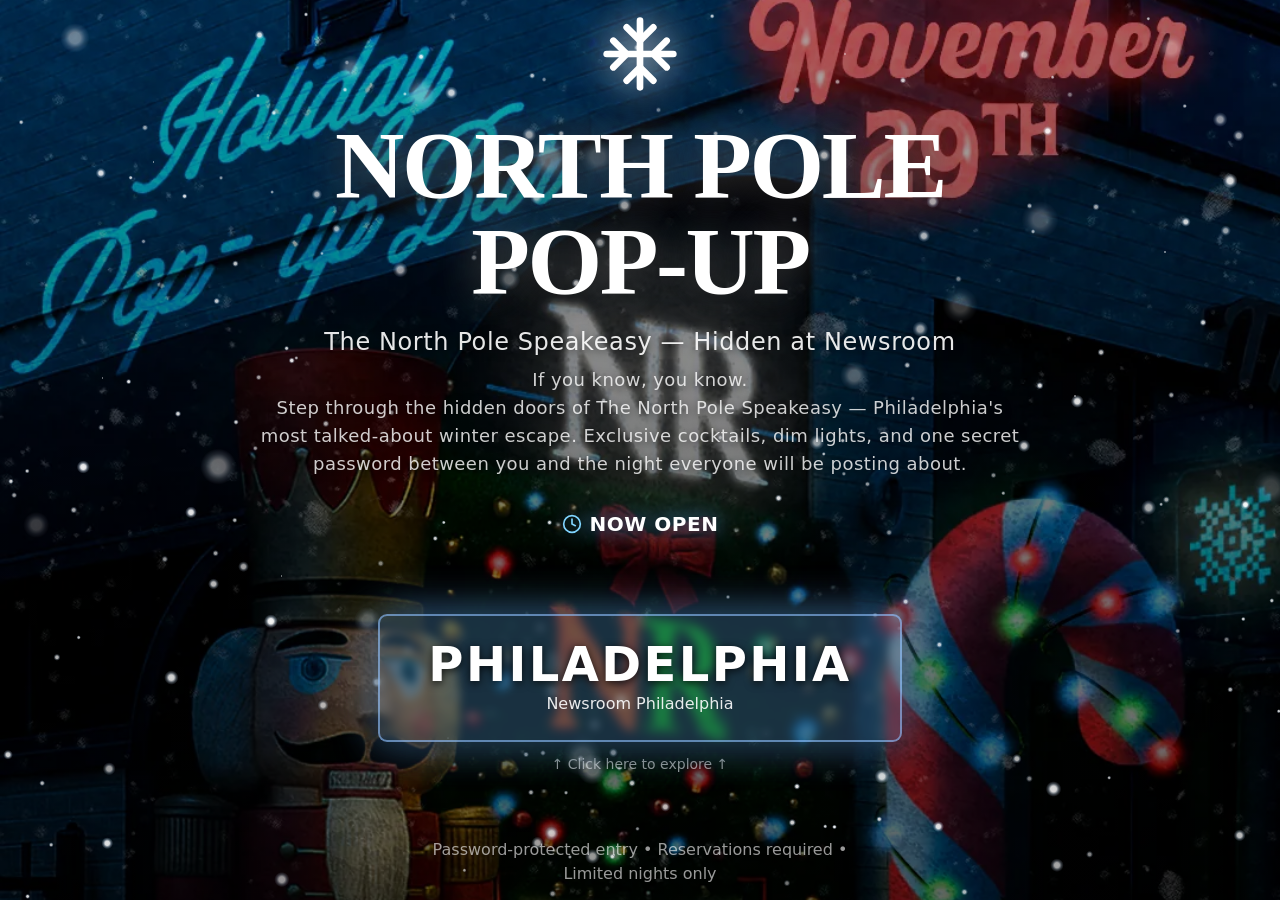
<file: index.html>
<!DOCTYPE html>
<html lang="en">
<head>
  <meta charset="UTF-8">
  <meta name="viewport" content="width=device-width, initial-scale=1.0">
  <link rel="icon" type="image/svg+xml" href="assets/snowflake-icon.svg">
  <link rel="apple-touch-icon" href="assets/snowflake-icon.svg">
  <meta name="theme-color" content="#64B4FF">
  <link rel="preconnect" href="https://fonts.googleapis.com">
  <link rel="preconnect" href="https://fonts.gstatic.com" crossorigin>
  <link href="https://fonts.googleapis.com/css2?family=Montserrat:wght@100..900&family=Cinzel:wght@400..900&display=swap" rel="stylesheet">
  <title>North Pole Pop-Up 2026</title>
  <meta name="description" content="Step inside the most magical bar of the season. North Pole Pop-Up 2026 — a luxe winter speakeasy in Philadelphia. Icy cocktails, cozy bites, reservations required.">
  <meta property="og:type" content="website">
  <meta property="og:title" content="North Pole Pop-Up 2026">
  <meta property="og:description" content="Step inside the most magical bar of the season. A luxe winter speakeasy in Philadelphia. Limited nights only.">
  <meta property="og:image" content="https://lte3.github.io/north-pole-popup/assets/og-image.png">
  <meta name="twitter:card" content="summary_large_image">
  <link rel="preload" as="image" href="assets/img/splash-bg.webp">
  <link rel="stylesheet" href="styles.css">
</head>
<body data-page="splash">
<div class="relative min-h-screen overflow-hidden"><div class="absolute inset-0 bg-cover" style="background-image: url(&quot;assets/img/splash-bg.webp&quot;); background-position: center 15%; z-index: -2;"></div><div class="absolute inset-0" style="background: linear-gradient(rgba(0, 0, 0, 0.3) 0%, rgba(0, 0, 0, 0.5) 50%, rgba(0, 0, 0, 0.6) 100%); z-index: -1;"></div><div class="fixed inset-0 pointer-events-none animate-twinkle" style="background-image: radial-gradient(2px 2px at 12% 18%, rgba(255, 255, 255, 0.9) 50%, transparent 51%), radial-gradient(2px 2px at 66% 6%, rgba(255, 255, 255, 0.7) 50%, transparent 51%), radial-gradient(2px 2px at 22% 64%, rgba(255, 255, 255, 0.8) 50%, transparent 51%), radial-gradient(2px 2px at 84% 44%, rgba(255, 255, 255, 0.8) 50%, transparent 51%), radial-gradient(2px 2px at 35% 82%, rgba(255, 255, 255, 0.75) 50%, transparent 51%), radial-gradient(2px 2px at 91% 28%, rgba(255, 255, 255, 0.85) 50%, transparent 51%), radial-gradient(2px 2px at 48% 95%, rgba(255, 255, 255, 0.7) 50%, transparent 51%), radial-gradient(2px 2px at 8% 42%, rgba(255, 255, 255, 0.8) 50%, transparent 51%); opacity: 0.5;"></div><canvas class="fixed inset-0 pointer-events-none z-0" data-snow aria-hidden="true" style="opacity: 0.6;"></canvas><canvas class="fixed inset-0 pointer-events-none z-[2]" data-snow aria-hidden="true" style="opacity: 0.9;"></canvas><div class="relative z-[3] min-h-screen flex flex-col items-center justify-center px-4 text-center"><svg xmlns="http://www.w3.org/2000/svg" width="24" height="24" viewBox="0 0 24 24" fill="none" stroke="currentColor" stroke-width="2" stroke-linecap="round" stroke-linejoin="round" class="lucide lucide-snowflake w-16 h-16 md:w-20 md:h-20 mb-6 text-white" style="filter: drop-shadow(rgba(255, 255, 255, 0.8) 0px 0px 20px);"><line x1="2" x2="22" y1="12" y2="12"></line><line x1="12" x2="12" y1="2" y2="22"></line><path d="m20 16-4-4 4-4"></path><path d="m4 8 4 4-4 4"></path><path d="m16 4-4 4-4-4"></path><path d="m8 20 4-4 4 4"></path></svg><h1 class="font-serif text-5xl md:text-7xl lg:text-8xl font-bold mb-4 tracking-tight" data-testid="text-landing-title" style="color: rgb(255, 255, 255); text-shadow: rgba(255, 255, 255, 0.3) 0px 0px 40px, rgba(0, 0, 0, 0.8) 0px 8px 32px;">NORTH POLE<br>POP‑UP</h1><p class="text-lg md:text-xl lg:text-2xl font-light mb-2 tracking-wide" data-testid="text-landing-tagline" style="color: rgba(255, 255, 255, 0.9); text-shadow: rgba(0, 0, 0, 0.6) 0px 2px 8px;">The North Pole Speakeasy — Hidden at Newsroom</p><p class="text-base md:text-lg font-light tracking-wide max-w-3xl mx-auto" style="color: rgba(255, 255, 255, 0.8); text-shadow: rgba(0, 0, 0, 0.6) 0px 2px 8px;">If you know, you know.<br>Step through the hidden doors of The North Pole Speakeasy — Philadelphia's most talked-about winter escape. Exclusive cocktails, dim lights, and one secret password between you and the night everyone will be posting about.</p><div class="mt-8 mb-8"><div class="flex items-center justify-center gap-2 mb-3"><svg xmlns="http://www.w3.org/2000/svg" width="24" height="24" viewBox="0 0 24 24" fill="none" stroke="currentColor" stroke-width="2" stroke-linecap="round" stroke-linejoin="round" class="lucide lucide-clock w-5 h-5 text-primary" style="filter: drop-shadow(rgba(100, 180, 255, 0.6) 0px 0px 10px);"><circle cx="12" cy="12" r="10"></circle><polyline points="12 6 12 12 16 14"></polyline></svg><h3 class="text-lg md:text-xl font-bold tracking-wide" data-testid="text-grand-opening" style="color: rgb(255, 255, 255); text-shadow: rgba(100, 180, 255, 0.8) 0px 0px 20px, rgba(0, 0, 0, 0.6) 0px 2px 8px;">GRAND OPENING</h3></div><div class="flex gap-3 md:gap-6 justify-center" data-testid="countdown-timer"><div class="flex flex-col items-center"><div class="text-3xl md:text-5xl font-bold mb-1" data-testid="countdown-days" style="color: rgb(255, 255, 255); text-shadow: rgba(100, 180, 255, 0.9) 0px 0px 30px, rgba(0, 0, 0, 0.8) 0px 4px 12px;">0</div><div class="text-xs md:text-sm text-white/70 uppercase tracking-wider">Days</div></div><div class="text-3xl md:text-5xl font-bold self-start mt-0.5" style="color: rgba(100, 180, 255, 0.6); text-shadow: rgba(100, 180, 255, 0.4) 0px 0px 20px;">:</div><div class="flex flex-col items-center"><div class="text-3xl md:text-5xl font-bold mb-1" data-testid="countdown-hours" style="color: rgb(255, 255, 255); text-shadow: rgba(100, 180, 255, 0.9) 0px 0px 30px, rgba(0, 0, 0, 0.8) 0px 4px 12px;">00</div><div class="text-xs md:text-sm text-white/70 uppercase tracking-wider">Hours</div></div><div class="text-3xl md:text-5xl font-bold self-start mt-0.5" style="color: rgba(100, 180, 255, 0.6); text-shadow: rgba(100, 180, 255, 0.4) 0px 0px 20px;">:</div><div class="flex flex-col items-center"><div class="text-3xl md:text-5xl font-bold mb-1" data-testid="countdown-minutes" style="color: rgb(255, 255, 255); text-shadow: rgba(100, 180, 255, 0.9) 0px 0px 30px, rgba(0, 0, 0, 0.8) 0px 4px 12px;">00</div><div class="text-xs md:text-sm text-white/70 uppercase tracking-wider">Minutes</div></div><div class="text-3xl md:text-5xl font-bold self-start mt-0.5" style="color: rgba(100, 180, 255, 0.6); text-shadow: rgba(100, 180, 255, 0.4) 0px 0px 20px;">:</div><div class="flex flex-col items-center"><div class="text-3xl md:text-5xl font-bold mb-1" data-testid="countdown-seconds" style="color: rgb(255, 255, 255); text-shadow: rgba(100, 180, 255, 0.9) 0px 0px 30px, rgba(0, 0, 0, 0.8) 0px 4px 12px;">00</div><div class="text-xs md:text-sm text-white/70 uppercase tracking-wider">Seconds</div></div></div></div><div class="mt-8 mb-4"><a href="home/" class="inline-block px-12 py-6 rounded-lg border-2 hover-elevate active-elevate-2 transition-all cursor-pointer" data-testid="button-enter" style="background: rgba(100, 180, 255, 0.25); border-color: rgba(143, 194, 255, 0.6); box-shadow: rgba(0, 0, 0, 0.5) 0px 8px 32px, rgba(100, 180, 255, 0.5) 0px 0px 40px;"><h2 class="text-3xl md:text-4xl lg:text-5xl font-bold tracking-wider" data-testid="text-location" style="color: rgb(255, 255, 255); text-shadow: rgba(0, 0, 0, 0.8) 0px 2px 8px;">PHILADELPHIA</h2><p class="text-sm md:text-base text-white/90 mt-1" data-testid="text-venue">Newsroom Philadelphia</p></a><p class="text-sm text-white/60 mt-3" data-testid="text-click-hint" style="text-shadow: rgba(0, 0, 0, 0.8) 0px 2px 8px;">↑ Click here to explore ↑</p></div><p class="mt-12 text-sm md:text-base text-white/60 max-w-md" data-testid="text-landing-note">Password‑protected entry • Reservations required • Limited nights only</p></div></div>
<script src="main.js" defer></script>
</body>
</html>
</file>
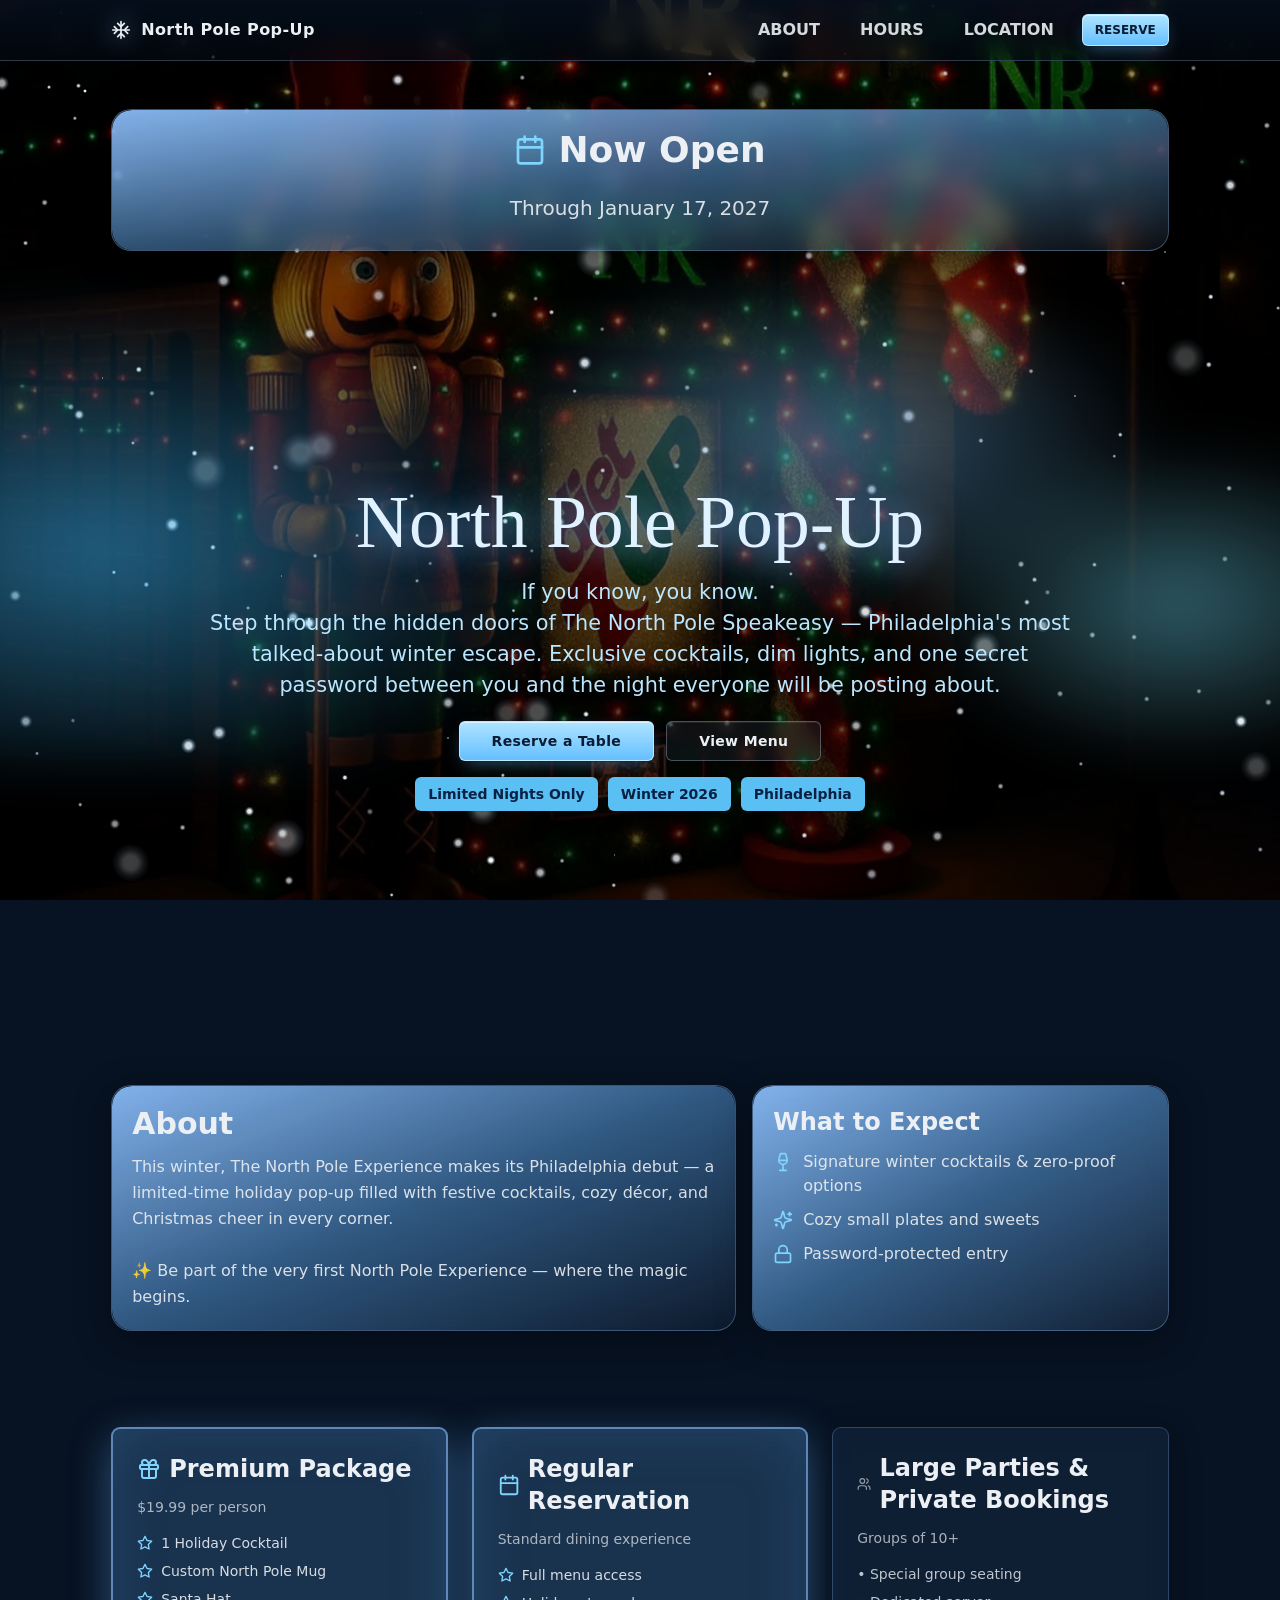
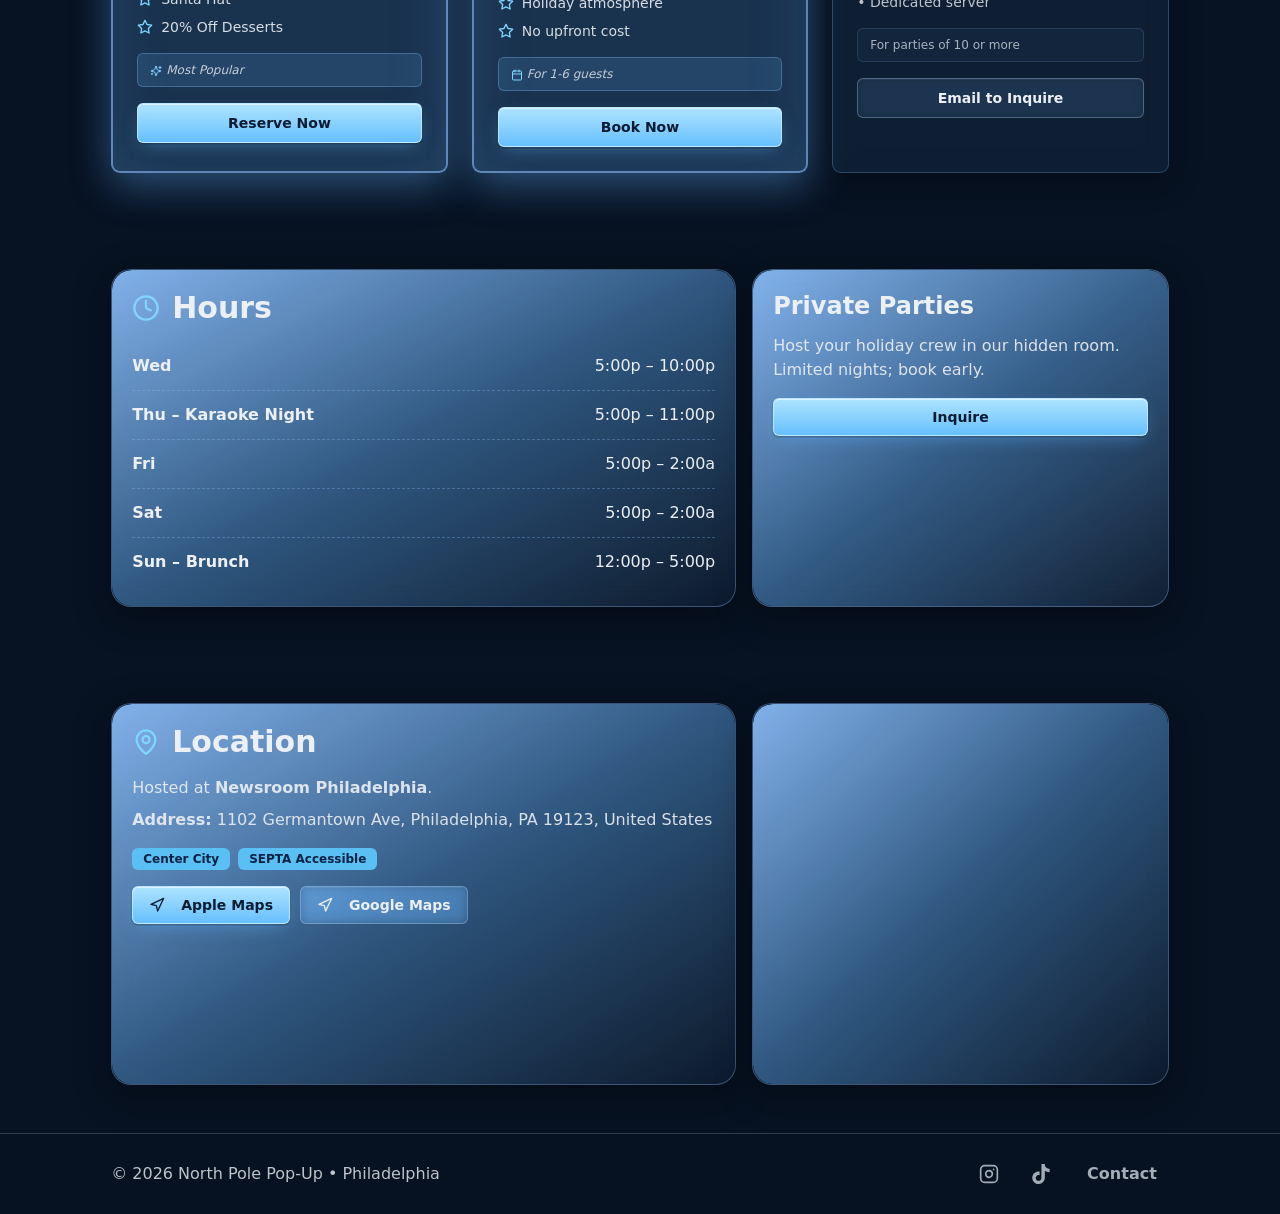
<file: home/index.html>
<!DOCTYPE html>
<html lang="en">
<head>
  <meta charset="UTF-8">
  <meta name="viewport" content="width=device-width, initial-scale=1.0">
  <link rel="icon" type="image/svg+xml" href="../assets/snowflake-icon.svg">
  <link rel="apple-touch-icon" href="../assets/snowflake-icon.svg">
  <meta name="theme-color" content="#64B4FF">
  <link rel="preconnect" href="https://fonts.googleapis.com">
  <link rel="preconnect" href="https://fonts.gstatic.com" crossorigin>
  <link href="https://fonts.googleapis.com/css2?family=Montserrat:wght@100..900&family=Cinzel:wght@400..900&display=swap" rel="stylesheet">
  <title>North Pole Pop-Up 2026</title>
  <meta name="description" content="Step inside the most magical bar of the season. North Pole Pop-Up 2026 — a luxe winter speakeasy in Philadelphia. Icy cocktails, cozy bites, reservations required.">
  <meta property="og:type" content="website">
  <meta property="og:title" content="North Pole Pop-Up 2026">
  <meta property="og:description" content="Step inside the most magical bar of the season. A luxe winter speakeasy in Philadelphia. Limited nights only.">
  <meta property="og:image" content="https://lte3.github.io/north-pole-popup/assets/og-image.png">
  <meta name="twitter:card" content="summary_large_image">
  <link rel="preload" as="image" href="../assets/img/home-bg.webp">
  <link rel="stylesheet" href="../styles.css">
</head>
<body data-page="home">
<div class="min-h-screen relative overflow-x-hidden"><div class="fixed inset-0 bg-cover bg-center" style="background-image: url(&quot;../assets/img/home-bg.webp&quot;); z-index: -2;"></div><div class="fixed inset-0" style="background: linear-gradient(rgba(0, 0, 0, 0.4) 0%, rgba(0, 0, 0, 0.6) 50%, rgba(0, 0, 0, 0.7) 100%); z-index: -1;"></div><div class="fixed inset-0 pointer-events-none animate-twinkle" style="background-image: radial-gradient(2px 2px at 12% 18%, rgba(255, 255, 255, 0.9) 50%, transparent 51%), radial-gradient(2px 2px at 66% 6%, rgba(255, 255, 255, 0.7) 50%, transparent 51%), radial-gradient(2px 2px at 22% 64%, rgba(255, 255, 255, 0.8) 50%, transparent 51%), radial-gradient(2px 2px at 84% 44%, rgba(255, 255, 255, 0.8) 50%, transparent 51%), radial-gradient(2px 2px at 35% 82%, rgba(255, 255, 255, 0.75) 50%, transparent 51%), radial-gradient(2px 2px at 91% 28%, rgba(255, 255, 255, 0.85) 50%, transparent 51%), radial-gradient(2px 2px at 48% 95%, rgba(255, 255, 255, 0.7) 50%, transparent 51%), radial-gradient(2px 2px at 8% 42%, rgba(255, 255, 255, 0.8) 50%, transparent 51%); opacity: 0.5;"></div><canvas class="fixed inset-0 pointer-events-none z-0" data-snow aria-hidden="true" style="opacity: 0.6;"></canvas><canvas class="fixed inset-0 pointer-events-none z-[2]" data-snow aria-hidden="true" style="opacity: 0.9;"></canvas><div class="relative z-[3]"><header class="sticky top-0 z-50 backdrop-blur-md border-b border-[rgba(190,220,255,0.22)]" style="background: linear-gradient(rgba(6, 18, 34, 0.75), rgba(6, 18, 34, 0.35));"><div class="w-full max-w-[1160px] mx-auto px-[4%]"><div class="flex items-center justify-between py-3" data-testid="header-nav"><button class="flex items-center gap-2.5 font-extrabold text-foreground hover-elevate active-elevate-2 rounded-md px-2 py-1 -ml-2" data-testid="link-home"><svg xmlns="http://www.w3.org/2000/svg" width="24" height="24" viewBox="0 0 24 24" fill="none" stroke="currentColor" stroke-width="2" stroke-linecap="round" stroke-linejoin="round" class="lucide lucide-snowflake w-5 h-5" style="filter: drop-shadow(rgba(143, 194, 255, 0.7) 0px 0px 12px);"><line x1="2" x2="22" y1="12" y2="12"></line><line x1="12" x2="12" y1="2" y2="22"></line><path d="m20 16-4-4 4-4"></path><path d="m4 8 4 4-4 4"></path><path d="m16 4-4 4-4-4"></path><path d="m8 20 4-4 4 4"></path></svg><span class="tracking-wide">North Pole Pop‑Up</span></button><nav class="hidden md:flex items-center gap-4"><button class="text-foreground font-semibold opacity-90 hover:opacity-100 transition-opacity hover-elevate active-elevate-2 px-3 py-1.5 rounded-md" data-testid="link-about">ABOUT</button><button class="text-foreground font-semibold opacity-90 hover:opacity-100 transition-opacity hover-elevate active-elevate-2 px-3 py-1.5 rounded-md" data-testid="link-hours">HOURS</button><button class="text-foreground font-semibold opacity-90 hover:opacity-100 transition-opacity hover-elevate active-elevate-2 px-3 py-1.5 rounded-md" data-testid="link-location">LOCATION</button><button class="inline-flex items-center justify-center gap-2 whitespace-nowrap focus-visible:outline-none focus-visible:ring-1 focus-visible:ring-ring disabled:pointer-events-none disabled:opacity-50 [&amp;_svg]:pointer-events-none [&amp;_svg]:size-4 [&amp;_svg]:shrink-0 hover-elevate active-elevate-2 bg-primary text-primary-foreground border border-primary-border min-h-8 rounded-md px-3 text-xs font-extrabold" data-testid="button-reserve">RESERVE</button></nav><div class="md:hidden"><button class="inline-flex items-center justify-center gap-2 whitespace-nowrap rounded-md text-sm font-medium focus-visible:outline-none focus-visible:ring-1 focus-visible:ring-ring disabled:pointer-events-none disabled:opacity-50 [&amp;_svg]:pointer-events-none [&amp;_svg]:size-4 [&amp;_svg]:shrink-0 hover-elevate active-elevate-2 border border-transparent h-9 w-9 relative z-[60]" data-testid="button-mobile-menu"><svg xmlns="http://www.w3.org/2000/svg" width="24" height="24" viewBox="0 0 24 24" fill="none" stroke="currentColor" stroke-width="2" stroke-linecap="round" stroke-linejoin="round" class="lucide lucide-menu w-5 h-5"><line x1="4" x2="20" y1="12" y2="12"></line><line x1="4" x2="20" y1="6" y2="6"></line><line x1="4" x2="20" y1="18" y2="18"></line></svg></button></div></div></div></header><div class="w-full bg-primary/90 backdrop-blur-sm py-4 px-4 text-center border-b border-primary-foreground/20" data-banner hidden><p class="text-primary-foreground text-lg md:text-xl font-semibold"></p></div><section id="grand-opening" class="relative z-10 py-12"><div class="w-full max-w-[1160px] mx-auto px-[4%]"><div class="relative rounded-[20px] p-5 backdrop-blur-md border shadow-[0_10px_36px_rgba(0,0,0,0.35)] bg-gradient-to-b from-[rgba(143,194,255,0.14)] to-[rgba(143,194,255,0.08)] before:absolute before:inset-0 before:rounded-[inherit] before:p-[1px] before:bg-gradient-to-br before:from-[rgba(143,194,255,0.9)] before:via-[rgba(100,180,255,0.4)] before:to-transparent before:[mask:linear-gradient(#000_0_0)_content-box,linear-gradient(#000_0_0)] before:[mask-composite:exclude] border-[rgba(143,194,255,0.35)] text-center"><div class="relative z-10"><div class="flex items-center justify-center gap-3 mb-6"><svg xmlns="http://www.w3.org/2000/svg" width="24" height="24" viewBox="0 0 24 24" fill="none" stroke="currentColor" stroke-width="2" stroke-linecap="round" stroke-linejoin="round" class="lucide lucide-calendar w-8 h-8 text-primary"><path d="M8 2v4"></path><path d="M16 2v4"></path><rect width="18" height="18" x="3" y="4" rx="2"></rect><path d="M3 10h18"></path></svg><h2 class="text-4xl font-bold text-foreground" data-testid="text-grand-opening-title">Grand Opening</h2></div><p class="text-xl text-foreground/90 mb-2" data-testid="text-opening-date"></p><div data-countdown class="grid grid-cols-4 gap-4 max-w-2xl mx-auto mt-8"><div class="flex flex-col items-center"><div class="text-5xl md:text-6xl font-bold mb-2" data-testid="countdown-days" style="color: rgb(255, 255, 255); text-shadow: rgba(100, 180, 255, 0.8) 0px 0px 20px, rgba(0, 0, 0, 0.6) 0px 2px 8px;">0</div><div class="text-sm text-foreground/70 uppercase tracking-wider">Days</div></div><div class="flex flex-col items-center"><div class="text-5xl md:text-6xl font-bold mb-2" data-testid="countdown-hours" style="color: rgb(255, 255, 255); text-shadow: rgba(100, 180, 255, 0.8) 0px 0px 20px, rgba(0, 0, 0, 0.6) 0px 2px 8px;">0</div><div class="text-sm text-foreground/70 uppercase tracking-wider">Hours</div></div><div class="flex flex-col items-center"><div class="text-5xl md:text-6xl font-bold mb-2" data-testid="countdown-minutes" style="color: rgb(255, 255, 255); text-shadow: rgba(100, 180, 255, 0.8) 0px 0px 20px, rgba(0, 0, 0, 0.6) 0px 2px 8px;">0</div><div class="text-sm text-foreground/70 uppercase tracking-wider">Minutes</div></div><div class="flex flex-col items-center"><div class="text-5xl md:text-6xl font-bold mb-2" data-testid="countdown-seconds" style="color: rgb(255, 255, 255); text-shadow: rgba(100, 180, 255, 0.8) 0px 0px 20px, rgba(0, 0, 0, 0.6) 0px 2px 8px;">0</div><div class="text-sm text-foreground/70 uppercase tracking-wider">Seconds</div></div></div></div></div></div></section><section id="hero" class="relative min-h-[82vh] grid place-items-center"><div class="absolute -inset-x-[20%] -top-[10%] h-[60vh] pointer-events-none animate-drift" style="background: radial-gradient(45% 80% at 20% 60%, rgba(100, 180, 255, 0.5), transparent 60%), radial-gradient(35% 60% at 60% 40%, rgba(143, 194, 255, 0.45), transparent 55%), radial-gradient(25% 50% at 80% 70%, rgba(150, 220, 255, 0.4), transparent 60%); filter: blur(24px) saturate(160%);"></div><div class="relative z-10 text-center px-4 py-20 pb-32"><h1 class="font-serif text-[clamp(2.4rem,6vw,4.6rem)] leading-tight mb-2" data-testid="text-hero-title" style="text-shadow: rgba(100, 180, 255, 0.6) 0px 0px 40px, rgba(143, 194, 255, 0.4) 0px 6px 30px; color: rgb(224, 242, 255);">North Pole Pop‑Up</h1><p class="max-w-[860px] mx-auto mt-2 mb-5 text-[clamp(1.05rem,2.2vw,1.3rem)]" data-testid="text-hero-subtitle" style="color: rgb(186, 230, 255);">If you know, you know.<br>Step through the hidden doors of The North Pole Speakeasy — Philadelphia's most talked-about winter escape. Exclusive cocktails, dim lights, and one secret password between you and the night everyone will be posting about.</p><div class="flex gap-3 justify-center flex-wrap mt-2" data-testid="hero-cta-group"><button class="inline-flex items-center justify-center gap-2 whitespace-nowrap text-sm focus-visible:outline-none focus-visible:ring-1 focus-visible:ring-ring disabled:pointer-events-none disabled:opacity-50 [&amp;_svg]:pointer-events-none [&amp;_svg]:size-4 [&amp;_svg]:shrink-0 hover-elevate active-elevate-2 bg-primary text-primary-foreground border border-primary-border min-h-10 rounded-md px-8 font-extrabold tracking-wide" data-testid="button-reserve-table">Reserve a Table</button><button class="inline-flex items-center justify-center gap-2 whitespace-nowrap text-sm focus-visible:outline-none focus-visible:ring-1 focus-visible:ring-ring disabled:pointer-events-none disabled:opacity-50 [&amp;_svg]:pointer-events-none [&amp;_svg]:size-4 [&amp;_svg]:shrink-0 hover-elevate active-elevate-2 border [border-color:var(--button-outline)] shadow-xs active:shadow-none min-h-10 rounded-md px-8 font-extrabold tracking-wide" data-testid="button-view-menu">View Menu</button></div><div class="flex gap-2.5 justify-center mt-4 flex-wrap"><div class="whitespace-nowrap inline-flex items-center rounded-md border transition-colors focus:outline-none focus:ring-2 focus:ring-ring focus:ring-offset-2 hover-elevate border-transparent bg-secondary text-secondary-foreground font-bold text-sm px-3 py-1.5" data-testid="badge-limited">Limited Nights Only</div><div class="whitespace-nowrap inline-flex items-center rounded-md border transition-colors focus:outline-none focus:ring-2 focus:ring-ring focus:ring-offset-2 hover-elevate border-transparent bg-secondary text-secondary-foreground font-bold text-sm px-3 py-1.5" data-testid="badge-winter">Winter 2026</div><div class="whitespace-nowrap inline-flex items-center rounded-md border transition-colors focus:outline-none focus:ring-2 focus:ring-ring focus:ring-offset-2 hover-elevate border-transparent bg-secondary text-secondary-foreground font-bold text-sm px-3 py-1.5" data-testid="badge-philly">Philadelphia</div></div></div></section><section id="about" class="relative z-10 py-12"><div class="w-full max-w-[1160px] mx-auto px-[4%]"><div class="grid gap-4 grid-cols-1 lg:grid-cols-[1.2fr_0.8fr]"><div class="relative rounded-[20px] p-5 backdrop-blur-md border shadow-[0_10px_36px_rgba(0,0,0,0.35)] bg-[rgba(143,194,255,0.05)] before:absolute before:inset-0 before:rounded-[inherit] before:p-[1px] before:bg-gradient-to-br before:from-[rgba(143,194,255,0.9)] before:via-[rgba(100,180,255,0.4)] before:to-transparent before:[mask:linear-gradient(#000_0_0)_content-box,linear-gradient(#000_0_0)] before:[mask-composite:exclude] border-[rgba(143,194,255,0.35)]"><div class="relative z-10"><h2 class="text-3xl font-bold mb-3 text-foreground" data-testid="text-about-title">About</h2><p class="text-foreground/90 leading-relaxed" data-testid="text-about-description">This winter, The North Pole Experience makes its Philadelphia debut — a limited-time holiday pop-up filled with festive cocktails, cozy décor, and Christmas cheer in every corner.<br><br>✨ Be part of the very first North Pole Experience — where the magic begins.</p></div></div><div class="relative rounded-[20px] p-5 backdrop-blur-md border shadow-[0_10px_36px_rgba(0,0,0,0.35)] bg-gradient-to-b from-[rgba(143,194,255,0.14)] to-[rgba(143,194,255,0.08)] before:absolute before:inset-0 before:rounded-[inherit] before:p-[1px] before:bg-gradient-to-br before:from-[rgba(143,194,255,0.9)] before:via-[rgba(100,180,255,0.4)] before:to-transparent before:[mask:linear-gradient(#000_0_0)_content-box,linear-gradient(#000_0_0)] before:[mask-composite:exclude] border-[rgba(143,194,255,0.35)]"><div class="relative z-10"><h3 class="text-2xl font-bold mb-3 text-foreground" data-testid="text-expect-title">What to Expect</h3><ul class="space-y-2.5"><li class="flex items-start gap-2.5 text-foreground/90" data-testid="item-cocktails"><svg xmlns="http://www.w3.org/2000/svg" width="24" height="24" viewBox="0 0 24 24" fill="none" stroke="currentColor" stroke-width="2" stroke-linecap="round" stroke-linejoin="round" class="lucide lucide-wine w-5 h-5 mt-0.5 flex-shrink-0 text-primary"><path d="M8 22h8"></path><path d="M7 10h10"></path><path d="M12 15v7"></path><path d="M12 15a5 5 0 0 0 5-5c0-2-.5-4-2-8H9c-1.5 4-2 6-2 8a5 5 0 0 0 5 5Z"></path></svg><span>Signature winter cocktails &amp; zero‑proof options</span></li><li class="flex items-start gap-2.5 text-foreground/90" data-testid="item-bites"><svg xmlns="http://www.w3.org/2000/svg" width="24" height="24" viewBox="0 0 24 24" fill="none" stroke="currentColor" stroke-width="2" stroke-linecap="round" stroke-linejoin="round" class="lucide lucide-sparkles w-5 h-5 mt-0.5 flex-shrink-0 text-primary"><path d="M9.937 15.5A2 2 0 0 0 8.5 14.063l-6.135-1.582a.5.5 0 0 1 0-.962L8.5 9.936A2 2 0 0 0 9.937 8.5l1.582-6.135a.5.5 0 0 1 .963 0L14.063 8.5A2 2 0 0 0 15.5 9.937l6.135 1.581a.5.5 0 0 1 0 .964L15.5 14.063a2 2 0 0 0-1.437 1.437l-1.582 6.135a.5.5 0 0 1-.963 0z"></path><path d="M20 3v4"></path><path d="M22 5h-4"></path><path d="M4 17v2"></path><path d="M5 18H3"></path></svg><span>Cozy small plates and sweets</span></li><li class="flex items-start gap-2.5 text-foreground/90" data-testid="item-password"><svg xmlns="http://www.w3.org/2000/svg" width="24" height="24" viewBox="0 0 24 24" fill="none" stroke="currentColor" stroke-width="2" stroke-linecap="round" stroke-linejoin="round" class="lucide lucide-lock w-5 h-5 mt-0.5 flex-shrink-0 text-primary"><rect width="18" height="11" x="3" y="11" rx="2" ry="2"></rect><path d="M7 11V7a5 5 0 0 1 10 0v4"></path></svg><span>Password‑protected entry</span></li></ul></div></div></div></div></section><section id="reserve" class="relative z-10 py-12"><div class="w-full max-w-[1160px] mx-auto px-[4%]"><div class="grid gap-6 grid-cols-1 lg:grid-cols-3 max-w-7xl mx-auto"><div class="rounded-lg p-6 backdrop-blur-md relative" style="background: rgba(100, 180, 255, 0.2); border: 2px solid rgba(143, 194, 255, 0.6); box-shadow: rgba(100, 180, 255, 0.4) 0px 12px 40px, rgba(100, 180, 255, 0.15) 0px 0px 60px inset;"><div class="flex items-center gap-2 mb-3"><svg xmlns="http://www.w3.org/2000/svg" width="24" height="24" viewBox="0 0 24 24" fill="none" stroke="currentColor" stroke-width="2" stroke-linecap="round" stroke-linejoin="round" class="lucide lucide-gift w-6 h-6 text-primary"><rect x="3" y="8" width="18" height="4" rx="1"></rect><path d="M12 8v13"></path><path d="M19 12v7a2 2 0 0 1-2 2H7a2 2 0 0 1-2-2v-7"></path><path d="M7.5 8a2.5 2.5 0 0 1 0-5A4.8 8 0 0 1 12 8a4.8 8 0 0 1 4.5-5 2.5 2.5 0 0 1 0 5"></path></svg><h3 class="text-xl md:text-2xl font-bold text-foreground" data-testid="text-package-title">Premium Package</h3></div><p class="text-sm text-foreground/70 mb-4">$19.99 per person</p><ul class="space-y-2 mb-4 text-sm"><li class="flex items-start gap-2 text-foreground/90"><svg xmlns="http://www.w3.org/2000/svg" width="24" height="24" viewBox="0 0 24 24" fill="none" stroke="currentColor" stroke-width="2" stroke-linecap="round" stroke-linejoin="round" class="lucide lucide-star w-4 h-4 mt-0.5 flex-shrink-0 text-primary"><polygon points="12 2 15.09 8.26 22 9.27 17 14.14 18.18 21.02 12 17.77 5.82 21.02 7 14.14 2 9.27 8.91 8.26 12 2"></polygon></svg><span>1 Holiday Cocktail</span></li><li class="flex items-start gap-2 text-foreground/90"><svg xmlns="http://www.w3.org/2000/svg" width="24" height="24" viewBox="0 0 24 24" fill="none" stroke="currentColor" stroke-width="2" stroke-linecap="round" stroke-linejoin="round" class="lucide lucide-star w-4 h-4 mt-0.5 flex-shrink-0 text-primary"><polygon points="12 2 15.09 8.26 22 9.27 17 14.14 18.18 21.02 12 17.77 5.82 21.02 7 14.14 2 9.27 8.91 8.26 12 2"></polygon></svg><span>Custom North Pole Mug</span></li><li class="flex items-start gap-2 text-foreground/90"><svg xmlns="http://www.w3.org/2000/svg" width="24" height="24" viewBox="0 0 24 24" fill="none" stroke="currentColor" stroke-width="2" stroke-linecap="round" stroke-linejoin="round" class="lucide lucide-star w-4 h-4 mt-0.5 flex-shrink-0 text-primary"><polygon points="12 2 15.09 8.26 22 9.27 17 14.14 18.18 21.02 12 17.77 5.82 21.02 7 14.14 2 9.27 8.91 8.26 12 2"></polygon></svg><span>Santa Hat</span></li><li class="flex items-start gap-2 text-foreground/90"><svg xmlns="http://www.w3.org/2000/svg" width="24" height="24" viewBox="0 0 24 24" fill="none" stroke="currentColor" stroke-width="2" stroke-linecap="round" stroke-linejoin="round" class="lucide lucide-star w-4 h-4 mt-0.5 flex-shrink-0 text-primary"><polygon points="12 2 15.09 8.26 22 9.27 17 14.14 18.18 21.02 12 17.77 5.82 21.02 7 14.14 2 9.27 8.91 8.26 12 2"></polygon></svg><span>20% Off Desserts</span></li></ul><div class="text-xs italic mb-4 px-3 py-2 rounded-md" style="background: rgba(100, 180, 255, 0.15); border: 1px solid rgba(143, 194, 255, 0.3);"><svg xmlns="http://www.w3.org/2000/svg" width="24" height="24" viewBox="0 0 24 24" fill="none" stroke="currentColor" stroke-width="2" stroke-linecap="round" stroke-linejoin="round" class="lucide lucide-sparkles w-3 h-3 inline-block mr-1 text-primary"><path d="M9.937 15.5A2 2 0 0 0 8.5 14.063l-6.135-1.582a.5.5 0 0 1 0-.962L8.5 9.936A2 2 0 0 0 9.937 8.5l1.582-6.135a.5.5 0 0 1 .963 0L14.063 8.5A2 2 0 0 0 15.5 9.937l6.135 1.581a.5.5 0 0 1 0 .964L15.5 14.063a2 2 0 0 0-1.437 1.437l-1.582 6.135a.5.5 0 0 1-.963 0z"></path><path d="M20 3v4"></path><path d="M22 5h-4"></path><path d="M4 17v2"></path><path d="M5 18H3"></path></svg><span class="text-foreground/80">Most Popular</span></div><button class="inline-flex items-center justify-center gap-2 whitespace-nowrap text-sm focus-visible:outline-none focus-visible:ring-1 focus-visible:ring-ring disabled:pointer-events-none disabled:opacity-50 [&amp;_svg]:pointer-events-none [&amp;_svg]:size-4 [&amp;_svg]:shrink-0 hover-elevate active-elevate-2 bg-primary text-primary-foreground border border-primary-border min-h-10 rounded-md px-8 w-full font-bold" data-testid="button-package-reserve">Reserve Now</button></div><div class="rounded-lg p-6 backdrop-blur-md relative" style="background: rgba(100, 180, 255, 0.2); border: 2px solid rgba(143, 194, 255, 0.6); box-shadow: rgba(100, 180, 255, 0.4) 0px 12px 40px, rgba(100, 180, 255, 0.15) 0px 0px 60px inset;"><div class="flex items-center gap-2 mb-3"><svg xmlns="http://www.w3.org/2000/svg" width="24" height="24" viewBox="0 0 24 24" fill="none" stroke="currentColor" stroke-width="2" stroke-linecap="round" stroke-linejoin="round" class="lucide lucide-calendar w-6 h-6 text-primary"><path d="M8 2v4"></path><path d="M16 2v4"></path><rect width="18" height="18" x="3" y="4" rx="2"></rect><path d="M3 10h18"></path></svg><h3 class="text-xl md:text-2xl font-bold text-foreground" data-testid="text-regular-title">Regular Reservation</h3></div><p class="text-sm text-foreground/70 mb-4">Standard dining experience</p><ul class="space-y-2 mb-4 text-sm"><li class="flex items-start gap-2 text-foreground/90"><svg xmlns="http://www.w3.org/2000/svg" width="24" height="24" viewBox="0 0 24 24" fill="none" stroke="currentColor" stroke-width="2" stroke-linecap="round" stroke-linejoin="round" class="lucide lucide-star w-4 h-4 mt-0.5 flex-shrink-0 text-primary"><polygon points="12 2 15.09 8.26 22 9.27 17 14.14 18.18 21.02 12 17.77 5.82 21.02 7 14.14 2 9.27 8.91 8.26 12 2"></polygon></svg><span>Full menu access</span></li><li class="flex items-start gap-2 text-foreground/90"><svg xmlns="http://www.w3.org/2000/svg" width="24" height="24" viewBox="0 0 24 24" fill="none" stroke="currentColor" stroke-width="2" stroke-linecap="round" stroke-linejoin="round" class="lucide lucide-star w-4 h-4 mt-0.5 flex-shrink-0 text-primary"><polygon points="12 2 15.09 8.26 22 9.27 17 14.14 18.18 21.02 12 17.77 5.82 21.02 7 14.14 2 9.27 8.91 8.26 12 2"></polygon></svg><span>Holiday atmosphere</span></li><li class="flex items-start gap-2 text-foreground/90"><svg xmlns="http://www.w3.org/2000/svg" width="24" height="24" viewBox="0 0 24 24" fill="none" stroke="currentColor" stroke-width="2" stroke-linecap="round" stroke-linejoin="round" class="lucide lucide-star w-4 h-4 mt-0.5 flex-shrink-0 text-primary"><polygon points="12 2 15.09 8.26 22 9.27 17 14.14 18.18 21.02 12 17.77 5.82 21.02 7 14.14 2 9.27 8.91 8.26 12 2"></polygon></svg><span>No upfront cost</span></li></ul><div class="text-xs italic mb-4 px-3 py-2 rounded-md" style="background: rgba(100, 180, 255, 0.15); border: 1px solid rgba(143, 194, 255, 0.3);"><svg xmlns="http://www.w3.org/2000/svg" width="24" height="24" viewBox="0 0 24 24" fill="none" stroke="currentColor" stroke-width="2" stroke-linecap="round" stroke-linejoin="round" class="lucide lucide-calendar w-3 h-3 inline-block mr-1 text-primary"><path d="M8 2v4"></path><path d="M16 2v4"></path><rect width="18" height="18" x="3" y="4" rx="2"></rect><path d="M3 10h18"></path></svg><span class="text-foreground/80">For 1-6 guests</span></div><button class="inline-flex items-center justify-center gap-2 whitespace-nowrap text-sm focus-visible:outline-none focus-visible:ring-1 focus-visible:ring-ring disabled:pointer-events-none disabled:opacity-50 [&amp;_svg]:pointer-events-none [&amp;_svg]:size-4 [&amp;_svg]:shrink-0 hover-elevate active-elevate-2 bg-primary text-primary-foreground border border-primary-border min-h-10 rounded-md px-8 w-full font-bold" data-testid="button-regular-reserve">Book Now</button></div><div class="rounded-lg p-6 backdrop-blur-md" style="background: rgba(100, 180, 255, 0.08); border: 1px solid rgba(143, 194, 255, 0.25); box-shadow: rgba(0, 0, 0, 0.3) 0px 8px 32px;"><div class="flex items-center gap-2 mb-3"><svg xmlns="http://www.w3.org/2000/svg" width="24" height="24" viewBox="0 0 24 24" fill="none" stroke="currentColor" stroke-width="2" stroke-linecap="round" stroke-linejoin="round" class="lucide lucide-users w-6 h-6 text-foreground/60"><path d="M16 21v-2a4 4 0 0 0-4-4H6a4 4 0 0 0-4 4v2"></path><circle cx="9" cy="7" r="4"></circle><path d="M22 21v-2a4 4 0 0 0-3-3.87"></path><path d="M16 3.13a4 4 0 0 1 0 7.75"></path></svg><h3 class="text-xl md:text-2xl font-bold text-foreground" data-testid="text-large-party-title">Large Parties &amp; Private Bookings</h3></div><p class="text-sm text-foreground/70 mb-4">Groups of 10+</p><ul class="space-y-2 mb-4 text-sm"><li class="flex items-start gap-2 text-foreground/80"><span>• Special group seating</span></li><li class="flex items-start gap-2 text-foreground/80"><span>• Dedicated server</span></li></ul><div class="text-xs mb-4 px-3 py-2 rounded-md" style="background: rgba(100, 180, 255, 0.05); border: 1px solid rgba(143, 194, 255, 0.15);"><span class="text-foreground/70">For parties of 10 or more</span></div><a href="mailto:northpolepopupbar@gmail.com?subject=Large%20Party%20Reservation%20Request" class="inline-flex items-center justify-center gap-2 whitespace-nowrap text-sm focus-visible:outline-none focus-visible:ring-1 focus-visible:ring-ring disabled:pointer-events-none disabled:opacity-50 [&amp;_svg]:pointer-events-none [&amp;_svg]:size-4 [&amp;_svg]:shrink-0 hover-elevate active-elevate-2 border [border-color:var(--button-outline)] shadow-xs active:shadow-none min-h-10 rounded-md px-8 w-full font-bold" data-testid="button-large-party-reserve">Email to Inquire</a></div></div></div></section><section id="hours" class="relative z-10 py-12"><div class="w-full max-w-[1160px] mx-auto px-[4%]"><div class="grid gap-4 grid-cols-1 lg:grid-cols-[1.2fr_0.8fr]"><div class="relative rounded-[20px] p-5 backdrop-blur-md border shadow-[0_10px_36px_rgba(0,0,0,0.35)] bg-[rgba(143,194,255,0.05)] before:absolute before:inset-0 before:rounded-[inherit] before:p-[1px] before:bg-gradient-to-br before:from-[rgba(143,194,255,0.9)] before:via-[rgba(100,180,255,0.4)] before:to-transparent before:[mask:linear-gradient(#000_0_0)_content-box,linear-gradient(#000_0_0)] before:[mask-composite:exclude] border-[rgba(143,194,255,0.35)]"><div class="relative z-10"><div class="flex items-center gap-3 mb-4"><svg xmlns="http://www.w3.org/2000/svg" width="24" height="24" viewBox="0 0 24 24" fill="none" stroke="currentColor" stroke-width="2" stroke-linecap="round" stroke-linejoin="round" class="lucide lucide-clock w-7 h-7 text-primary"><circle cx="12" cy="12" r="10"></circle><polyline points="12 6 12 12 16 14"></polyline></svg><h2 class="text-3xl font-bold text-foreground" data-testid="text-hours-title">Hours</h2></div><ul class="space-y-0"><li class="flex justify-between py-3 border-b border-dashed border-[rgba(143,194,255,0.3)] text-foreground" data-testid="hours-wed"><span class="font-semibold">Wed</span><span>5:00p – 10:00p</span></li><li class="flex justify-between py-3 border-b border-dashed border-[rgba(143,194,255,0.3)] text-foreground" data-testid="hours-thu"><span class="font-semibold">Thu – Karaoke Night</span><span>5:00p – 11:00p</span></li><li class="flex justify-between py-3 border-b border-dashed border-[rgba(143,194,255,0.3)] text-foreground" data-testid="hours-fri"><span class="font-semibold">Fri</span><span>5:00p – 2:00a</span></li><li class="flex justify-between py-3 border-b border-dashed border-[rgba(143,194,255,0.3)] text-foreground" data-testid="hours-sat"><span class="font-semibold">Sat</span><span>5:00p – 2:00a</span></li><li class="flex justify-between py-3 text-foreground" data-testid="hours-sun"><span class="font-semibold">Sun – Brunch</span><span>12:00p – 5:00p</span></li></ul></div></div><div class="relative rounded-[20px] p-5 backdrop-blur-md border shadow-[0_10px_36px_rgba(0,0,0,0.35)] bg-gradient-to-b from-[rgba(143,194,255,0.14)] to-[rgba(143,194,255,0.08)] before:absolute before:inset-0 before:rounded-[inherit] before:p-[1px] before:bg-gradient-to-br before:from-[rgba(143,194,255,0.9)] before:via-[rgba(100,180,255,0.4)] before:to-transparent before:[mask:linear-gradient(#000_0_0)_content-box,linear-gradient(#000_0_0)] before:[mask-composite:exclude] border-[rgba(143,194,255,0.35)]"><div class="relative z-10"><h3 class="text-2xl font-bold mb-3 text-foreground" data-testid="text-private-title">Private Parties</h3><p class="text-foreground/90 mb-4" data-testid="text-private-description">Host your holiday crew in our hidden room. Limited nights; book early.</p><button class="inline-flex items-center justify-center gap-2 whitespace-nowrap rounded-md text-sm focus-visible:outline-none focus-visible:ring-1 focus-visible:ring-ring disabled:pointer-events-none disabled:opacity-50 [&amp;_svg]:pointer-events-none [&amp;_svg]:size-4 [&amp;_svg]:shrink-0 hover-elevate active-elevate-2 bg-primary text-primary-foreground border border-primary-border min-h-9 px-4 py-2 w-full font-extrabold" data-testid="button-inquire">Inquire</button></div></div></div></div></section><section id="location" class="relative z-10 py-12"><div class="w-full max-w-[1160px] mx-auto px-[4%]"><div class="grid gap-4 grid-cols-1 lg:grid-cols-[1.2fr_0.8fr]"><div class="relative rounded-[20px] p-5 backdrop-blur-md border shadow-[0_10px_36px_rgba(0,0,0,0.35)] bg-[rgba(143,194,255,0.05)] before:absolute before:inset-0 before:rounded-[inherit] before:p-[1px] before:bg-gradient-to-br before:from-[rgba(143,194,255,0.9)] before:via-[rgba(100,180,255,0.4)] before:to-transparent before:[mask:linear-gradient(#000_0_0)_content-box,linear-gradient(#000_0_0)] before:[mask-composite:exclude] border-[rgba(143,194,255,0.35)]"><div class="relative z-10"><div class="flex items-center gap-3 mb-4"><svg xmlns="http://www.w3.org/2000/svg" width="24" height="24" viewBox="0 0 24 24" fill="none" stroke="currentColor" stroke-width="2" stroke-linecap="round" stroke-linejoin="round" class="lucide lucide-map-pin w-7 h-7 text-primary"><path d="M20 10c0 4.993-5.539 10.193-7.399 11.799a1 1 0 0 1-1.202 0C9.539 20.193 4 14.993 4 10a8 8 0 0 1 16 0"></path><circle cx="12" cy="10" r="3"></circle></svg><h2 class="text-3xl font-bold text-foreground" data-testid="text-location-title">Location</h2></div><p class="text-foreground/90 mb-2" data-testid="text-venue-name">Hosted at <strong>Newsroom Philadelphia</strong>.</p><p class="text-foreground/90 mb-4" data-testid="text-address"><strong>Address:</strong> 1102 Germantown Ave, Philadelphia, PA 19123, United States</p><div class="flex gap-2 mb-4 flex-wrap"><div class="whitespace-nowrap inline-flex items-center rounded-md border px-2.5 py-0.5 text-xs transition-colors focus:outline-none focus:ring-2 focus:ring-ring focus:ring-offset-2 hover-elevate border-transparent bg-secondary text-secondary-foreground font-bold" data-testid="badge-center-city">Center City</div><div class="whitespace-nowrap inline-flex items-center rounded-md border px-2.5 py-0.5 text-xs transition-colors focus:outline-none focus:ring-2 focus:ring-ring focus:ring-offset-2 hover-elevate border-transparent bg-secondary text-secondary-foreground font-bold" data-testid="badge-septa">SEPTA Accessible</div></div><div class="flex gap-2.5 flex-wrap"><a href="https://maps.apple.com/?address=1102%20Germantown%20Ave,%20Philadelphia,%20PA%20%2019123,%20United%20States&amp;auid=12477956722401731395&amp;ll=39.968156,-75.140431&amp;lsp=9902&amp;q=The%20Newsroom%20-%20Philadelphia&amp;t=m" target="_blank" rel="noopener" rel="noopener noreferrer" class="inline-flex items-center justify-center gap-2 whitespace-nowrap rounded-md text-sm focus-visible:outline-none focus-visible:ring-1 focus-visible:ring-ring disabled:pointer-events-none disabled:opacity-50 [&amp;_svg]:pointer-events-none [&amp;_svg]:size-4 [&amp;_svg]:shrink-0 hover-elevate active-elevate-2 bg-primary text-primary-foreground border border-primary-border min-h-9 px-4 py-2 font-extrabold" data-testid="button-apple-maps"><svg xmlns="http://www.w3.org/2000/svg" width="24" height="24" viewBox="0 0 24 24" fill="none" stroke="currentColor" stroke-width="2" stroke-linecap="round" stroke-linejoin="round" class="lucide lucide-navigation w-4 h-4 mr-2"><polygon points="3 11 22 2 13 21 11 13 3 11"></polygon></svg>Apple Maps</a><a href="https://www.google.com/maps/search/?api=1&amp;query=39.968156%2C-75.140431" target="_blank" rel="noopener" rel="noopener noreferrer" class="inline-flex items-center justify-center gap-2 whitespace-nowrap rounded-md text-sm focus-visible:outline-none focus-visible:ring-1 focus-visible:ring-ring disabled:pointer-events-none disabled:opacity-50 [&amp;_svg]:pointer-events-none [&amp;_svg]:size-4 [&amp;_svg]:shrink-0 hover-elevate active-elevate-2 border [border-color:var(--button-outline)] shadow-xs active:shadow-none min-h-9 px-4 py-2 font-extrabold" data-testid="button-google-maps"><svg xmlns="http://www.w3.org/2000/svg" width="24" height="24" viewBox="0 0 24 24" fill="none" stroke="currentColor" stroke-width="2" stroke-linecap="round" stroke-linejoin="round" class="lucide lucide-navigation w-4 h-4 mr-2"><polygon points="3 11 22 2 13 21 11 13 3 11"></polygon></svg>Google Maps</a></div></div></div><div class="relative rounded-[20px] backdrop-blur-md border shadow-[0_10px_36px_rgba(0,0,0,0.35)] bg-[rgba(143,194,255,0.05)] before:absolute before:inset-0 before:rounded-[inherit] before:p-[1px] before:bg-gradient-to-br before:from-[rgba(143,194,255,0.9)] before:via-[rgba(100,180,255,0.4)] before:to-transparent before:[mask:linear-gradient(#000_0_0)_content-box,linear-gradient(#000_0_0)] before:[mask-composite:exclude] border-[rgba(143,194,255,0.35)] p-0 overflow-hidden"><div class="relative z-10"><iframe loading="lazy" title="Map to Newsroom Philadelphia" title="Map to Newsroom Philadelphia" loading="lazy" referrerpolicy="no-referrer-when-downgrade" src="https://www.google.com/maps?q=39.968156,-75.140431&amp;hl=en&amp;z=16&amp;output=embed" class="w-full h-[340px] lg:h-[380px] border-0" data-testid="map-embed"></iframe></div></div></div></div></section><footer class="relative z-10 border-t border-[rgba(190,220,255,0.22)] py-5" style="background: linear-gradient(rgba(6, 18, 34, 0.6), rgba(6, 18, 34, 0));"><div class="w-full max-w-[1160px] mx-auto px-[4%]"><div class="flex items-center justify-between gap-4 flex-wrap"><div class="text-foreground/80" data-testid="text-copyright">© 2026 North Pole Pop‑Up • Philadelphia</div><div class="flex items-center gap-4"><a href="https://instagram.com/northpolepopup" target="_blank" rel="noopener" rel="noopener noreferrer" class="text-muted-foreground hover:text-foreground transition-colors hover-elevate active-elevate-2 p-2 rounded-md" aria-label="Instagram - @NorthPolePopUp" data-testid="link-instagram"><svg xmlns="http://www.w3.org/2000/svg" width="24" height="24" viewBox="0 0 24 24" fill="none" stroke="currentColor" stroke-width="2" stroke-linecap="round" stroke-linejoin="round" class="lucide lucide-instagram w-5 h-5"><rect width="20" height="20" x="2" y="2" rx="5" ry="5"></rect><path d="M16 11.37A4 4 0 1 1 12.63 8 4 4 0 0 1 16 11.37z"></path><line x1="17.5" x2="17.51" y1="6.5" y2="6.5"></line></svg></a><a href="https://tiktok.com" target="_blank" rel="noopener" rel="noopener noreferrer" class="text-muted-foreground hover:text-foreground transition-colors hover-elevate active-elevate-2 p-2 rounded-md" aria-label="TikTok" data-testid="link-tiktok"><svg stroke="currentColor" fill="currentColor" stroke-width="0" role="img" viewBox="0 0 24 24" class="w-5 h-5" height="1em" width="1em" xmlns="http://www.w3.org/2000/svg"><path d="M12.525.02c1.31-.02 2.61-.01 3.91-.02.08 1.53.63 3.09 1.75 4.17 1.12 1.11 2.7 1.62 4.24 1.79v4.03c-1.44-.05-2.89-.35-4.2-.97-.57-.26-1.1-.59-1.62-.93-.01 2.92.01 5.84-.02 8.75-.08 1.4-.54 2.79-1.35 3.94-1.31 1.92-3.58 3.17-5.91 3.21-1.43.08-2.86-.31-4.08-1.03-2.02-1.19-3.44-3.37-3.65-5.71-.02-.5-.03-1-.01-1.49.18-1.9 1.12-3.72 2.58-4.96 1.66-1.44 3.98-2.13 6.15-1.72.02 1.48-.04 2.96-.04 4.44-.99-.32-2.15-.23-3.02.37-.63.41-1.11 1.04-1.36 1.75-.21.51-.15 1.07-.14 1.61.24 1.64 1.82 3.02 3.5 2.87 1.12-.01 2.19-.66 2.77-1.61.19-.33.4-.67.41-1.06.1-1.79.06-3.57.07-5.36.01-4.03-.01-8.05.02-12.07z"></path></svg></a><a href="mailto:northpolepopupbar@gmail.com" class="text-muted-foreground hover:text-foreground transition-colors hover-elevate active-elevate-2 px-3 py-2 rounded-md font-semibold" data-testid="link-contact">Contact</a></div></div></div></footer></div></div>
<script src="../main.js" defer></script>
</body>
</html>
</file>
<file: styles.css>
*,:before,:after{--tw-border-spacing-x: 0;--tw-border-spacing-y: 0;--tw-translate-x: 0;--tw-translate-y: 0;--tw-rotate: 0;--tw-skew-x: 0;--tw-skew-y: 0;--tw-scale-x: 1;--tw-scale-y: 1;--tw-pan-x: ;--tw-pan-y: ;--tw-pinch-zoom: ;--tw-scroll-snap-strictness: proximity;--tw-gradient-from-position: ;--tw-gradient-via-position: ;--tw-gradient-to-position: ;--tw-ordinal: ;--tw-slashed-zero: ;--tw-numeric-figure: ;--tw-numeric-spacing: ;--tw-numeric-fraction: ;--tw-ring-inset: ;--tw-ring-offset-width: 0px;--tw-ring-offset-color: #fff;--tw-ring-color: rgb(59 130 246 / .5);--tw-ring-offset-shadow: 0 0 #0000;--tw-ring-shadow: 0 0 #0000;--tw-shadow: 0 0 #0000;--tw-shadow-colored: 0 0 #0000;--tw-blur: ;--tw-brightness: ;--tw-contrast: ;--tw-grayscale: ;--tw-hue-rotate: ;--tw-invert: ;--tw-saturate: ;--tw-sepia: ;--tw-drop-shadow: ;--tw-backdrop-blur: ;--tw-backdrop-brightness: ;--tw-backdrop-contrast: ;--tw-backdrop-grayscale: ;--tw-backdrop-hue-rotate: ;--tw-backdrop-invert: ;--tw-backdrop-opacity: ;--tw-backdrop-saturate: ;--tw-backdrop-sepia: ;--tw-contain-size: ;--tw-contain-layout: ;--tw-contain-paint: ;--tw-contain-style: }::backdrop{--tw-border-spacing-x: 0;--tw-border-spacing-y: 0;--tw-translate-x: 0;--tw-translate-y: 0;--tw-rotate: 0;--tw-skew-x: 0;--tw-skew-y: 0;--tw-scale-x: 1;--tw-scale-y: 1;--tw-pan-x: ;--tw-pan-y: ;--tw-pinch-zoom: ;--tw-scroll-snap-strictness: proximity;--tw-gradient-from-position: ;--tw-gradient-via-position: ;--tw-gradient-to-position: ;--tw-ordinal: ;--tw-slashed-zero: ;--tw-numeric-figure: ;--tw-numeric-spacing: ;--tw-numeric-fraction: ;--tw-ring-inset: ;--tw-ring-offset-width: 0px;--tw-ring-offset-color: #fff;--tw-ring-color: rgb(59 130 246 / .5);--tw-ring-offset-shadow: 0 0 #0000;--tw-ring-shadow: 0 0 #0000;--tw-shadow: 0 0 #0000;--tw-shadow-colored: 0 0 #0000;--tw-blur: ;--tw-brightness: ;--tw-contrast: ;--tw-grayscale: ;--tw-hue-rotate: ;--tw-invert: ;--tw-saturate: ;--tw-sepia: ;--tw-drop-shadow: ;--tw-backdrop-blur: ;--tw-backdrop-brightness: ;--tw-backdrop-contrast: ;--tw-backdrop-grayscale: ;--tw-backdrop-hue-rotate: ;--tw-backdrop-invert: ;--tw-backdrop-opacity: ;--tw-backdrop-saturate: ;--tw-backdrop-sepia: ;--tw-contain-size: ;--tw-contain-layout: ;--tw-contain-paint: ;--tw-contain-style: }*,:before,:after{box-sizing:border-box;border-width:0;border-style:solid;border-color:#e5e7eb}:before,:after{--tw-content: ""}html,:host{line-height:1.5;-webkit-text-size-adjust:100%;-moz-tab-size:4;-o-tab-size:4;tab-size:4;font-family:Outfit,system-ui,-apple-system,sans-serif;font-feature-settings:normal;font-variation-settings:normal;-webkit-tap-highlight-color:transparent}body{margin:0;line-height:inherit}hr{height:0;color:inherit;border-top-width:1px}abbr:where([title]){-webkit-text-decoration:underline dotted;text-decoration:underline dotted}h1,h2,h3,h4,h5,h6{font-size:inherit;font-weight:inherit}a{color:inherit;text-decoration:inherit}b,strong{font-weight:bolder}code,kbd,samp,pre{font-family:var(--font-mono);font-feature-settings:normal;font-variation-settings:normal;font-size:1em}small{font-size:80%}sub,sup{font-size:75%;line-height:0;position:relative;vertical-align:baseline}sub{bottom:-.25em}sup{top:-.5em}table{text-indent:0;border-color:inherit;border-collapse:collapse}button,input,optgroup,select,textarea{font-family:inherit;font-feature-settings:inherit;font-variation-settings:inherit;font-size:100%;font-weight:inherit;line-height:inherit;letter-spacing:inherit;color:inherit;margin:0;padding:0}button,select{text-transform:none}button,input:where([type=button]),input:where([type=reset]),input:where([type=submit]){-webkit-appearance:button;background-color:transparent;background-image:none}:-moz-focusring{outline:auto}:-moz-ui-invalid{box-shadow:none}progress{vertical-align:baseline}::-webkit-inner-spin-button,::-webkit-outer-spin-button{height:auto}[type=search]{-webkit-appearance:textfield;outline-offset:-2px}::-webkit-search-decoration{-webkit-appearance:none}::-webkit-file-upload-button{-webkit-appearance:button;font:inherit}summary{display:list-item}blockquote,dl,dd,h1,h2,h3,h4,h5,h6,hr,figure,p,pre{margin:0}fieldset{margin:0;padding:0}legend{padding:0}ol,ul,menu{list-style:none;margin:0;padding:0}dialog{padding:0}textarea{resize:vertical}input::-moz-placeholder,textarea::-moz-placeholder{opacity:1;color:#9ca3af}input::placeholder,textarea::placeholder{opacity:1;color:#9ca3af}button,[role=button]{cursor:pointer}:disabled{cursor:default}img,svg,video,canvas,audio,iframe,embed,object{display:block;vertical-align:middle}img,video{max-width:100%;height:auto}[hidden]:where(:not([hidden=until-found])){display:none}*{--tw-border-opacity: 1;border-color:hsl(var(--border) / var(--tw-border-opacity, 1))}body{--tw-bg-opacity: 1;background-color:hsl(var(--background) / var(--tw-bg-opacity, 1));font-family:Outfit,system-ui,-apple-system,sans-serif;--tw-text-opacity: 1;color:hsl(var(--foreground) / var(--tw-text-opacity, 1));-webkit-font-smoothing:antialiased;-moz-osx-font-smoothing:grayscale}.container{width:100%}@media (min-width: 640px){.container{max-width:640px}}@media (min-width: 768px){.container{max-width:768px}}@media (min-width: 1024px){.container{max-width:1024px}}@media (min-width: 1280px){.container{max-width:1280px}}@media (min-width: 1536px){.container{max-width:1536px}}.sr-only{position:absolute;width:1px;height:1px;padding:0;margin:-1px;overflow:hidden;clip:rect(0,0,0,0);white-space:nowrap;border-width:0}.pointer-events-none{pointer-events:none}.pointer-events-auto{pointer-events:auto}.visible{visibility:visible}.invisible{visibility:hidden}.fixed{position:fixed}.absolute{position:absolute}.relative{position:relative}.sticky{position:sticky}.inset-0{top:0;right:0;bottom:0;left:0}.-inset-x-\[20\%\]{left:-20%;right:-20%}.inset-x-0{left:0;right:0}.inset-y-0{top:0;bottom:0}.-bottom-12{bottom:-3rem}.-bottom-\[80px\]{bottom:-80px}.-left-12{left:-3rem}.-right-12{right:-3rem}.-top-12{top:-3rem}.-top-\[10\%\]{top:-10%}.bottom-0{bottom:0}.left-0{left:0}.left-1{left:.25rem}.left-1\/2{left:50%}.left-2{left:.5rem}.left-\[50\%\]{left:50%}.right-0{right:0}.right-1{right:.25rem}.right-2{right:.5rem}.right-3{right:.75rem}.right-4{right:1rem}.top-0{top:0}.top-1\.5{top:.375rem}.top-1\/2{top:50%}.top-2{top:.5rem}.top-3\.5{top:.875rem}.top-4{top:1rem}.top-\[1px\]{top:1px}.top-\[50\%\]{top:50%}.top-\[60\%\]{top:60%}.top-\[60px\]{top:60px}.top-full{top:100%}.z-0{z-index:0}.z-10{z-index:10}.z-20{z-index:20}.z-50{z-index:50}.z-\[100\]{z-index:100}.z-\[1\]{z-index:1}.z-\[2\]{z-index:2}.z-\[3\]{z-index:3}.z-\[55\]{z-index:55}.z-\[56\]{z-index:56}.z-\[60\]{z-index:60}.-mx-1{margin-left:-.25rem;margin-right:-.25rem}.mx-2{margin-left:.5rem;margin-right:.5rem}.mx-3\.5{margin-left:.875rem;margin-right:.875rem}.mx-4{margin-left:1rem;margin-right:1rem}.mx-auto{margin-left:auto;margin-right:auto}.my-0\.5{margin-top:.125rem;margin-bottom:.125rem}.my-1{margin-top:.25rem;margin-bottom:.25rem}.my-3{margin-top:.75rem;margin-bottom:.75rem}.-ml-2{margin-left:-.5rem}.-ml-4{margin-left:-1rem}.-mt-4{margin-top:-1rem}.mb-1{margin-bottom:.25rem}.mb-12{margin-bottom:3rem}.mb-16{margin-bottom:4rem}.mb-2{margin-bottom:.5rem}.mb-3{margin-bottom:.75rem}.mb-4{margin-bottom:1rem}.mb-5{margin-bottom:1.25rem}.mb-6{margin-bottom:1.5rem}.mb-8{margin-bottom:2rem}.ml-1{margin-left:.25rem}.ml-2{margin-left:.5rem}.ml-auto{margin-left:auto}.mr-1{margin-right:.25rem}.mr-2{margin-right:.5rem}.mt-0\.5{margin-top:.125rem}.mt-1{margin-top:.25rem}.mt-1\.5{margin-top:.375rem}.mt-12{margin-top:3rem}.mt-2{margin-top:.5rem}.mt-24{margin-top:6rem}.mt-3{margin-top:.75rem}.mt-4{margin-top:1rem}.mt-8{margin-top:2rem}.mt-auto{margin-top:auto}.block{display:block}.inline-block{display:inline-block}.flex{display:flex}.inline-flex{display:inline-flex}.table{display:table}.grid{display:grid}.hidden{display:none}.aspect-square{aspect-ratio:1 / 1}.aspect-video{aspect-ratio:16 / 9}.size-4{width:1rem;height:1rem}.h-1\.5{height:.375rem}.h-10{height:2.5rem}.h-11{height:2.75rem}.h-12{height:3rem}.h-16{height:4rem}.h-2{height:.5rem}.h-2\.5{height:.625rem}.h-3{height:.75rem}.h-3\.5{height:.875rem}.h-4{height:1rem}.h-5{height:1.25rem}.h-6{height:1.5rem}.h-64{height:16rem}.h-7{height:1.75rem}.h-8{height:2rem}.h-9{height:2.25rem}.h-\[1px\]{height:1px}.h-\[340px\]{height:340px}.h-\[60vh\]{height:60vh}.h-\[calc\(100vh-60px\)\]{height:calc(100vh - 60px)}.h-\[var\(--radix-navigation-menu-viewport-height\)\]{height:var(--radix-navigation-menu-viewport-height)}.h-\[var\(--radix-select-trigger-height\)\]{height:var(--radix-select-trigger-height)}.h-auto{height:auto}.h-full{height:100%}.h-px{height:1px}.h-screen{height:100vh}.h-svh{height:100svh}.max-h-\[--radix-context-menu-content-available-height\]{max-height:var(--radix-context-menu-content-available-height)}.max-h-\[--radix-select-content-available-height\]{max-height:var(--radix-select-content-available-height)}.max-h-\[300px\]{max-height:300px}.max-h-\[90vh\]{max-height:90vh}.max-h-\[var\(--radix-dropdown-menu-content-available-height\)\]{max-height:var(--radix-dropdown-menu-content-available-height)}.max-h-screen{max-height:100vh}.min-h-0{min-height:0px}.min-h-10{min-height:2.5rem}.min-h-8{min-height:2rem}.min-h-9{min-height:2.25rem}.min-h-\[400px\]{min-height:400px}.min-h-\[50px\]{min-height:50px}.min-h-\[80px\]{min-height:80px}.min-h-\[82vh\]{min-height:82vh}.min-h-screen{min-height:100vh}.min-h-svh{min-height:100svh}.w-0{width:0px}.w-1{width:.25rem}.w-10{width:2.5rem}.w-11{width:2.75rem}.w-12{width:3rem}.w-16{width:4rem}.w-2{width:.5rem}.w-2\.5{width:.625rem}.w-3{width:.75rem}.w-3\.5{width:.875rem}.w-3\/4{width:75%}.w-4{width:1rem}.w-5{width:1.25rem}.w-6{width:1.5rem}.w-64{width:16rem}.w-7{width:1.75rem}.w-72{width:18rem}.w-8{width:2rem}.w-9{width:2.25rem}.w-\[100px\]{width:100px}.w-\[1px\]{width:1px}.w-\[280px\]{width:280px}.w-\[var\(--sidebar-width\)\]{width:var(--sidebar-width)}.w-auto{width:auto}.w-full{width:100%}.w-max{width:-moz-max-content;width:max-content}.w-px{width:1px}.min-w-0{min-width:0px}.min-w-10{min-width:2.5rem}.min-w-11{min-width:2.75rem}.min-w-5{min-width:1.25rem}.min-w-9{min-width:2.25rem}.min-w-\[12rem\]{min-width:12rem}.min-w-\[8rem\]{min-width:8rem}.min-w-\[var\(--radix-select-trigger-width\)\]{min-width:var(--radix-select-trigger-width)}.max-w-2xl{max-width:42rem}.max-w-3xl{max-width:48rem}.max-w-4xl{max-width:56rem}.max-w-6xl{max-width:72rem}.max-w-7xl{max-width:80rem}.max-w-\[1160px\]{max-width:1160px}.max-w-\[860px\]{max-width:860px}.max-w-\[var\(--skeleton-width\)\]{max-width:var(--skeleton-width)}.max-w-lg{max-width:32rem}.max-w-max{max-width:-moz-max-content;max-width:max-content}.max-w-md{max-width:28rem}.max-w-xl{max-width:36rem}.flex-1{flex:1 1 0%}.flex-shrink-0,.shrink-0{flex-shrink:0}.grow{flex-grow:1}.grow-0{flex-grow:0}.basis-full{flex-basis:100%}.caption-bottom{caption-side:bottom}.border-collapse{border-collapse:collapse}.origin-\[--radix-context-menu-content-transform-origin\]{transform-origin:var(--radix-context-menu-content-transform-origin)}.origin-\[--radix-dropdown-menu-content-transform-origin\]{transform-origin:var(--radix-dropdown-menu-content-transform-origin)}.origin-\[--radix-hover-card-content-transform-origin\]{transform-origin:var(--radix-hover-card-content-transform-origin)}.origin-\[--radix-menubar-content-transform-origin\]{transform-origin:var(--radix-menubar-content-transform-origin)}.origin-\[--radix-popover-content-transform-origin\]{transform-origin:var(--radix-popover-content-transform-origin)}.origin-\[--radix-select-content-transform-origin\]{transform-origin:var(--radix-select-content-transform-origin)}.origin-\[--radix-tooltip-content-transform-origin\]{transform-origin:var(--radix-tooltip-content-transform-origin)}.-translate-x-1\/2{--tw-translate-x: -50%;transform:translate(var(--tw-translate-x),var(--tw-translate-y)) rotate(var(--tw-rotate)) skew(var(--tw-skew-x)) skewY(var(--tw-skew-y)) scaleX(var(--tw-scale-x)) scaleY(var(--tw-scale-y))}.-translate-x-px{--tw-translate-x: -1px;transform:translate(var(--tw-translate-x),var(--tw-translate-y)) rotate(var(--tw-rotate)) skew(var(--tw-skew-x)) skewY(var(--tw-skew-y)) scaleX(var(--tw-scale-x)) scaleY(var(--tw-scale-y))}.-translate-y-1\/2{--tw-translate-y: -50%;transform:translate(var(--tw-translate-x),var(--tw-translate-y)) rotate(var(--tw-rotate)) skew(var(--tw-skew-x)) skewY(var(--tw-skew-y)) scaleX(var(--tw-scale-x)) scaleY(var(--tw-scale-y))}.translate-x-\[-50\%\]{--tw-translate-x: -50%;transform:translate(var(--tw-translate-x),var(--tw-translate-y)) rotate(var(--tw-rotate)) skew(var(--tw-skew-x)) skewY(var(--tw-skew-y)) scaleX(var(--tw-scale-x)) scaleY(var(--tw-scale-y))}.translate-x-px{--tw-translate-x: 1px;transform:translate(var(--tw-translate-x),var(--tw-translate-y)) rotate(var(--tw-rotate)) skew(var(--tw-skew-x)) skewY(var(--tw-skew-y)) scaleX(var(--tw-scale-x)) scaleY(var(--tw-scale-y))}.translate-y-\[-50\%\]{--tw-translate-y: -50%;transform:translate(var(--tw-translate-x),var(--tw-translate-y)) rotate(var(--tw-rotate)) skew(var(--tw-skew-x)) skewY(var(--tw-skew-y)) scaleX(var(--tw-scale-x)) scaleY(var(--tw-scale-y))}.rotate-45{--tw-rotate: 45deg;transform:translate(var(--tw-translate-x),var(--tw-translate-y)) rotate(var(--tw-rotate)) skew(var(--tw-skew-x)) skewY(var(--tw-skew-y)) scaleX(var(--tw-scale-x)) scaleY(var(--tw-scale-y))}.rotate-90{--tw-rotate: 90deg;transform:translate(var(--tw-translate-x),var(--tw-translate-y)) rotate(var(--tw-rotate)) skew(var(--tw-skew-x)) skewY(var(--tw-skew-y)) scaleX(var(--tw-scale-x)) scaleY(var(--tw-scale-y))}.transform{transform:translate(var(--tw-translate-x),var(--tw-translate-y)) rotate(var(--tw-rotate)) skew(var(--tw-skew-x)) skewY(var(--tw-skew-y)) scaleX(var(--tw-scale-x)) scaleY(var(--tw-scale-y))}@keyframes bounce{0%,to{transform:translateY(-25%);animation-timing-function:cubic-bezier(.8,0,1,1)}50%{transform:none;animation-timing-function:cubic-bezier(0,0,.2,1)}}.animate-bounce{animation:bounce 1s infinite}@keyframes pulse{50%{opacity:.5}}.animate-pulse{animation:pulse 2s cubic-bezier(.4,0,.6,1) infinite}@keyframes spin{to{transform:rotate(360deg)}}.animate-spin{animation:spin 1s linear infinite}.cursor-default{cursor:default}.cursor-pointer{cursor:pointer}.touch-none{touch-action:none}.select-none{-webkit-user-select:none;-moz-user-select:none;user-select:none}.resize{resize:both}.list-none{list-style-type:none}.grid-cols-1{grid-template-columns:repeat(1,minmax(0,1fr))}.grid-cols-4{grid-template-columns:repeat(4,minmax(0,1fr))}.flex-row{flex-direction:row}.flex-col{flex-direction:column}.flex-col-reverse{flex-direction:column-reverse}.flex-wrap{flex-wrap:wrap}.place-items-center{place-items:center}.items-start{align-items:flex-start}.items-end{align-items:flex-end}.items-center{align-items:center}.items-stretch{align-items:stretch}.justify-end{justify-content:flex-end}.justify-center{justify-content:center}.justify-between{justify-content:space-between}.gap-1{gap:.25rem}.gap-1\.5{gap:.375rem}.gap-2{gap:.5rem}.gap-2\.5{gap:.625rem}.gap-3{gap:.75rem}.gap-4{gap:1rem}.gap-6{gap:1.5rem}.gap-8{gap:2rem}.space-x-1>:not([hidden])~:not([hidden]){--tw-space-x-reverse: 0;margin-right:calc(.25rem * var(--tw-space-x-reverse));margin-left:calc(.25rem * calc(1 - var(--tw-space-x-reverse)))}.space-x-4>:not([hidden])~:not([hidden]){--tw-space-x-reverse: 0;margin-right:calc(1rem * var(--tw-space-x-reverse));margin-left:calc(1rem * calc(1 - var(--tw-space-x-reverse)))}.space-y-0>:not([hidden])~:not([hidden]){--tw-space-y-reverse: 0;margin-top:calc(0px * calc(1 - var(--tw-space-y-reverse)));margin-bottom:calc(0px * var(--tw-space-y-reverse))}.space-y-1>:not([hidden])~:not([hidden]){--tw-space-y-reverse: 0;margin-top:calc(.25rem * calc(1 - var(--tw-space-y-reverse)));margin-bottom:calc(.25rem * var(--tw-space-y-reverse))}.space-y-1\.5>:not([hidden])~:not([hidden]){--tw-space-y-reverse: 0;margin-top:calc(.375rem * calc(1 - var(--tw-space-y-reverse)));margin-bottom:calc(.375rem * var(--tw-space-y-reverse))}.space-y-2>:not([hidden])~:not([hidden]){--tw-space-y-reverse: 0;margin-top:calc(.5rem * calc(1 - var(--tw-space-y-reverse)));margin-bottom:calc(.5rem * var(--tw-space-y-reverse))}.space-y-2\.5>:not([hidden])~:not([hidden]){--tw-space-y-reverse: 0;margin-top:calc(.625rem * calc(1 - var(--tw-space-y-reverse)));margin-bottom:calc(.625rem * var(--tw-space-y-reverse))}.space-y-3>:not([hidden])~:not([hidden]){--tw-space-y-reverse: 0;margin-top:calc(.75rem * calc(1 - var(--tw-space-y-reverse)));margin-bottom:calc(.75rem * var(--tw-space-y-reverse))}.space-y-4>:not([hidden])~:not([hidden]){--tw-space-y-reverse: 0;margin-top:calc(1rem * calc(1 - var(--tw-space-y-reverse)));margin-bottom:calc(1rem * var(--tw-space-y-reverse))}.space-y-6>:not([hidden])~:not([hidden]){--tw-space-y-reverse: 0;margin-top:calc(1.5rem * calc(1 - var(--tw-space-y-reverse)));margin-bottom:calc(1.5rem * var(--tw-space-y-reverse))}.space-y-8>:not([hidden])~:not([hidden]){--tw-space-y-reverse: 0;margin-top:calc(2rem * calc(1 - var(--tw-space-y-reverse)));margin-bottom:calc(2rem * var(--tw-space-y-reverse))}.divide-y>:not([hidden])~:not([hidden]){--tw-divide-y-reverse: 0;border-top-width:calc(1px * calc(1 - var(--tw-divide-y-reverse)));border-bottom-width:calc(1px * var(--tw-divide-y-reverse))}.divide-red-900\/30>:not([hidden])~:not([hidden]){border-color:#7f1d1d4d}.self-start{align-self:flex-start}.overflow-auto{overflow:auto}.overflow-hidden{overflow:hidden}.overflow-x-auto{overflow-x:auto}.overflow-y-auto{overflow-y:auto}.overflow-x-hidden{overflow-x:hidden}.whitespace-nowrap{white-space:nowrap}.break-words{overflow-wrap:break-word}.rounded{border-radius:.25rem}.rounded-\[20px\]{border-radius:20px}.rounded-\[2px\]{border-radius:2px}.rounded-\[inherit\]{border-radius:inherit}.rounded-full{border-radius:9999px}.rounded-lg{border-radius:.5625rem}.rounded-md{border-radius:.375rem}.rounded-sm{border-radius:.1875rem}.rounded-xl{border-radius:.75rem}.rounded-t-\[10px\]{border-top-left-radius:10px;border-top-right-radius:10px}.rounded-tl-sm{border-top-left-radius:.1875rem}.border{border-width:1px}.border-0{border-width:0px}.border-2{border-width:2px}.border-4{border-width:4px}.border-\[1\.5px\]{border-width:1.5px}.border-y{border-top-width:1px;border-bottom-width:1px}.border-b{border-bottom-width:1px}.border-l{border-left-width:1px}.border-r{border-right-width:1px}.border-t{border-top-width:1px}.border-dashed{border-style:dashed}.border-\[--color-border\]{border-color:var(--color-border)}.border-\[rgba\(143\,194\,255\,0\.3\)\]{border-color:#8fc2ff4d}.border-\[rgba\(143\,194\,255\,0\.35\)\]{border-color:#8fc2ff59}.border-\[rgba\(190\,220\,255\,0\.22\)\]{border-color:#bedcff38}.border-border{--tw-border-opacity: 1;border-color:hsl(var(--border) / var(--tw-border-opacity, 1))}.border-border\/50{border-color:hsl(var(--border) / .5)}.border-card-border{--tw-border-opacity: 1;border-color:hsl(var(--card-border) / var(--tw-border-opacity, 1))}.border-destructive{--tw-border-opacity: 1;border-color:hsl(var(--destructive) / var(--tw-border-opacity, 1))}.border-destructive-border{border-color:var(--destructive-border)}.border-destructive\/50{border-color:hsl(var(--destructive) / .5)}.border-green-500\/40{border-color:#22c55e66}.border-input{--tw-border-opacity: 1;border-color:hsl(var(--input) / var(--tw-border-opacity, 1))}.border-primary{--tw-border-opacity: 1;border-color:hsl(var(--primary) / var(--tw-border-opacity, 1))}.border-primary-border{border-color:var(--primary-border)}.border-primary-foreground\/20{border-color:hsl(var(--primary-foreground) / .2)}.border-primary\/30{border-color:hsl(var(--primary) / .3)}.border-primary\/40{border-color:hsl(var(--primary) / .4)}.border-red-500{--tw-border-opacity: 1;border-color:rgb(239 68 68 / var(--tw-border-opacity, 1))}.border-red-500\/30{border-color:#ef44444d}.border-red-500\/40{border-color:#ef444466}.border-red-900\/30{border-color:#7f1d1d4d}.border-rose-700{--tw-border-opacity: 1;border-color:rgb(190 18 60 / var(--tw-border-opacity, 1))}.border-rose-900\/30{border-color:#8813374d}.border-rose-900\/50{border-color:#88133780}.border-secondary-border{border-color:var(--secondary-border)}.border-sidebar-border{--tw-border-opacity: 1;border-color:hsl(var(--sidebar-border) / var(--tw-border-opacity, 1))}.border-transparent{border-color:transparent}.border-l-transparent{border-left-color:transparent}.border-t-transparent{border-top-color:transparent}.bg-\[--color-bg\]{background-color:var(--color-bg)}.bg-\[rgba\(143\,194\,255\,0\.05\)\]{background-color:#8fc2ff0d}.bg-accent{--tw-bg-opacity: 1;background-color:hsl(var(--accent) / var(--tw-bg-opacity, 1))}.bg-background{--tw-bg-opacity: 1;background-color:hsl(var(--background) / var(--tw-bg-opacity, 1))}.bg-black\/30{background-color:#0000004d}.bg-black\/40{background-color:#0006}.bg-black\/60{background-color:#0009}.bg-black\/80{background-color:#000c}.bg-border{--tw-bg-opacity: 1;background-color:hsl(var(--border) / var(--tw-bg-opacity, 1))}.bg-card{--tw-bg-opacity: 1;background-color:hsl(var(--card) / var(--tw-bg-opacity, 1))}.bg-destructive{--tw-bg-opacity: 1;background-color:hsl(var(--destructive) / var(--tw-bg-opacity, 1))}.bg-foreground{--tw-bg-opacity: 1;background-color:hsl(var(--foreground) / var(--tw-bg-opacity, 1))}.bg-gray-50{--tw-bg-opacity: 1;background-color:rgb(249 250 251 / var(--tw-bg-opacity, 1))}.bg-green-500\/20{background-color:#22c55e33}.bg-muted{--tw-bg-opacity: 1;background-color:hsl(var(--muted) / var(--tw-bg-opacity, 1))}.bg-muted\/50{background-color:hsl(var(--muted) / .5)}.bg-popover{--tw-bg-opacity: 1;background-color:hsl(var(--popover) / var(--tw-bg-opacity, 1))}.bg-primary{--tw-bg-opacity: 1;background-color:hsl(var(--primary) / var(--tw-bg-opacity, 1))}.bg-primary\/10{background-color:hsl(var(--primary) / .1)}.bg-primary\/20{background-color:hsl(var(--primary) / .2)}.bg-primary\/90{background-color:hsl(var(--primary) / .9)}.bg-red-500\/10{background-color:#ef44441a}.bg-red-500\/20{background-color:#ef444433}.bg-red-900\/20{background-color:#7f1d1d33}.bg-rose-500\/20{background-color:#f43f5e33}.bg-rose-600{--tw-bg-opacity: 1;background-color:rgb(225 29 72 / var(--tw-bg-opacity, 1))}.bg-rose-950\/50{background-color:#4c051980}.bg-secondary{--tw-bg-opacity: 1;background-color:hsl(var(--secondary) / var(--tw-bg-opacity, 1))}.bg-sidebar{--tw-bg-opacity: 1;background-color:hsl(var(--sidebar) / var(--tw-bg-opacity, 1))}.bg-sidebar-border{--tw-bg-opacity: 1;background-color:hsl(var(--sidebar-border) / var(--tw-bg-opacity, 1))}.bg-transparent{background-color:transparent}.bg-\[url\(\'\/newsroom-photo\.jpg\'\)\]{background-image:none}.bg-gradient-to-b{background-image:linear-gradient(to bottom,var(--tw-gradient-stops))}.bg-gradient-to-t{background-image:linear-gradient(to top,var(--tw-gradient-stops))}.from-\[\#0a1628\]{--tw-gradient-from: #0a1628 var(--tw-gradient-from-position);--tw-gradient-to: rgb(10 22 40 / 0) var(--tw-gradient-to-position);--tw-gradient-stops: var(--tw-gradient-from), var(--tw-gradient-to)}.from-\[\#1a2a3a\]{--tw-gradient-from: #1a2a3a var(--tw-gradient-from-position);--tw-gradient-to: rgb(26 42 58 / 0) var(--tw-gradient-to-position);--tw-gradient-stops: var(--tw-gradient-from), var(--tw-gradient-to)}.from-\[rgba\(143\,194\,255\,0\.14\)\]{--tw-gradient-from: rgba(143,194,255,.14) var(--tw-gradient-from-position);--tw-gradient-to: rgba(143, 194, 255, 0) var(--tw-gradient-to-position);--tw-gradient-stops: var(--tw-gradient-from), var(--tw-gradient-to)}.from-red-950\/50{--tw-gradient-from: rgb(69 10 10 / .5) var(--tw-gradient-from-position);--tw-gradient-to: rgb(69 10 10 / 0) var(--tw-gradient-to-position);--tw-gradient-stops: var(--tw-gradient-from), var(--tw-gradient-to)}.via-\[\#071225\]{--tw-gradient-to: rgb(7 18 37 / 0) var(--tw-gradient-to-position);--tw-gradient-stops: var(--tw-gradient-from), #071225 var(--tw-gradient-via-position), var(--tw-gradient-to)}.to-\[\#040d1a\]{--tw-gradient-to: #040d1a var(--tw-gradient-to-position)}.to-\[\#0a1628\]{--tw-gradient-to: #0a1628 var(--tw-gradient-to-position)}.to-\[rgba\(143\,194\,255\,0\.08\)\]{--tw-gradient-to: rgba(143,194,255,.08) var(--tw-gradient-to-position)}.to-transparent{--tw-gradient-to: transparent var(--tw-gradient-to-position)}.bg-cover{background-size:cover}.bg-center{background-position:center}.fill-current{fill:currentColor}.fill-red-500{fill:#ef4444}.object-cover{-o-object-fit:cover;object-fit:cover}.p-0{padding:0}.p-1{padding:.25rem}.p-2{padding:.5rem}.p-3{padding:.75rem}.p-4{padding:1rem}.p-5{padding:1.25rem}.p-6{padding:1.5rem}.p-8{padding:2rem}.p-\[1px\]{padding:1px}.px-1{padding-left:.25rem;padding-right:.25rem}.px-10{padding-left:2.5rem;padding-right:2.5rem}.px-12{padding-left:3rem;padding-right:3rem}.px-2{padding-left:.5rem;padding-right:.5rem}.px-2\.5{padding-left:.625rem;padding-right:.625rem}.px-3{padding-left:.75rem;padding-right:.75rem}.px-4{padding-left:1rem;padding-right:1rem}.px-5{padding-left:1.25rem;padding-right:1.25rem}.px-6{padding-left:1.5rem;padding-right:1.5rem}.px-8{padding-left:2rem;padding-right:2rem}.px-\[4\%\]{padding-left:4%;padding-right:4%}.py-0\.5{padding-top:.125rem;padding-bottom:.125rem}.py-1{padding-top:.25rem;padding-bottom:.25rem}.py-1\.5{padding-top:.375rem;padding-bottom:.375rem}.py-12{padding-top:3rem;padding-bottom:3rem}.py-16{padding-top:4rem;padding-bottom:4rem}.py-2{padding-top:.5rem;padding-bottom:.5rem}.py-20{padding-top:5rem;padding-bottom:5rem}.py-24{padding-top:6rem;padding-bottom:6rem}.py-3{padding-top:.75rem;padding-bottom:.75rem}.py-4{padding-top:1rem;padding-bottom:1rem}.py-5{padding-top:1.25rem;padding-bottom:1.25rem}.py-6{padding-top:1.5rem;padding-bottom:1.5rem}.py-8{padding-top:2rem;padding-bottom:2rem}.pb-2{padding-bottom:.5rem}.pb-3{padding-bottom:.75rem}.pb-32{padding-bottom:8rem}.pb-4{padding-bottom:1rem}.pl-2\.5{padding-left:.625rem}.pl-4{padding-left:1rem}.pl-8{padding-left:2rem}.pr-2{padding-right:.5rem}.pr-2\.5{padding-right:.625rem}.pr-8{padding-right:2rem}.pt-0{padding-top:0}.pt-1{padding-top:.25rem}.pt-2{padding-top:.5rem}.pt-20{padding-top:5rem}.pt-3{padding-top:.75rem}.pt-4{padding-top:1rem}.pt-6{padding-top:1.5rem}.text-left{text-align:left}.text-center{text-align:center}.text-right{text-align:right}.align-middle{vertical-align:middle}.font-mono{font-family:var(--font-mono)}.font-serif{font-family:Playfair Display,Georgia,serif}.text-2xl{font-size:1.5rem;line-height:2rem}.text-3xl{font-size:1.875rem;line-height:2.25rem}.text-4xl{font-size:2.25rem;line-height:2.5rem}.text-5xl{font-size:3rem;line-height:1}.text-6xl{font-size:3.75rem;line-height:1}.text-\[0\.8rem\]{font-size:.8rem}.text-\[clamp\(1\.05rem\,2\.2vw\,1\.3rem\)\]{font-size:clamp(1.05rem,2.2vw,1.3rem)}.text-\[clamp\(2\.4rem\,6vw\,4\.6rem\)\]{font-size:clamp(2.4rem,6vw,4.6rem)}.text-base{font-size:1rem;line-height:1.5rem}.text-lg{font-size:1.125rem;line-height:1.75rem}.text-sm{font-size:.875rem;line-height:1.25rem}.text-xl{font-size:1.25rem;line-height:1.75rem}.text-xs{font-size:.75rem;line-height:1rem}.font-bold{font-weight:700}.font-extrabold{font-weight:800}.font-light{font-weight:300}.font-medium{font-weight:500}.font-normal{font-weight:400}.font-semibold{font-weight:600}.uppercase{text-transform:uppercase}.italic{font-style:italic}.tabular-nums{--tw-numeric-spacing: tabular-nums;font-variant-numeric:var(--tw-ordinal) var(--tw-slashed-zero) var(--tw-numeric-figure) var(--tw-numeric-spacing) var(--tw-numeric-fraction)}.leading-none{line-height:1}.leading-relaxed{line-height:1.625}.leading-tight{line-height:1.25}.tracking-tight{letter-spacing:-.025em}.tracking-wide{letter-spacing:.025em}.tracking-wider{letter-spacing:.05em}.tracking-widest{letter-spacing:.1em}.text-accent-foreground{--tw-text-opacity: 1;color:hsl(var(--accent-foreground) / var(--tw-text-opacity, 1))}.text-amber-400{--tw-text-opacity: 1;color:rgb(251 191 36 / var(--tw-text-opacity, 1))}.text-card-foreground{--tw-text-opacity: 1;color:hsl(var(--card-foreground) / var(--tw-text-opacity, 1))}.text-current{color:currentColor}.text-destructive{--tw-text-opacity: 1;color:hsl(var(--destructive) / var(--tw-text-opacity, 1))}.text-destructive-foreground{--tw-text-opacity: 1;color:hsl(var(--destructive-foreground) / var(--tw-text-opacity, 1))}.text-emerald-400{--tw-text-opacity: 1;color:rgb(52 211 153 / var(--tw-text-opacity, 1))}.text-foreground{--tw-text-opacity: 1;color:hsl(var(--foreground) / var(--tw-text-opacity, 1))}.text-foreground\/50{color:hsl(var(--foreground) / .5)}.text-foreground\/60{color:hsl(var(--foreground) / .6)}.text-foreground\/70{color:hsl(var(--foreground) / .7)}.text-foreground\/80{color:hsl(var(--foreground) / .8)}.text-foreground\/90{color:hsl(var(--foreground) / .9)}.text-gray-300{--tw-text-opacity: 1;color:rgb(209 213 219 / var(--tw-text-opacity, 1))}.text-gray-600{--tw-text-opacity: 1;color:rgb(75 85 99 / var(--tw-text-opacity, 1))}.text-gray-900{--tw-text-opacity: 1;color:rgb(17 24 39 / var(--tw-text-opacity, 1))}.text-green-500{--tw-text-opacity: 1;color:rgb(34 197 94 / var(--tw-text-opacity, 1))}.text-muted-foreground{--tw-text-opacity: 1;color:hsl(var(--muted-foreground) / var(--tw-text-opacity, 1))}.text-orange-500{--tw-text-opacity: 1;color:rgb(249 115 22 / var(--tw-text-opacity, 1))}.text-popover-foreground{--tw-text-opacity: 1;color:hsl(var(--popover-foreground) / var(--tw-text-opacity, 1))}.text-primary{--tw-text-opacity: 1;color:hsl(var(--primary) / var(--tw-text-opacity, 1))}.text-primary-foreground{--tw-text-opacity: 1;color:hsl(var(--primary-foreground) / var(--tw-text-opacity, 1))}.text-primary\/60{color:hsl(var(--primary) / .6)}.text-red-300{--tw-text-opacity: 1;color:rgb(252 165 165 / var(--tw-text-opacity, 1))}.text-red-400{--tw-text-opacity: 1;color:rgb(248 113 113 / var(--tw-text-opacity, 1))}.text-red-500{--tw-text-opacity: 1;color:rgb(239 68 68 / var(--tw-text-opacity, 1))}.text-rose-100{--tw-text-opacity: 1;color:rgb(255 228 230 / var(--tw-text-opacity, 1))}.text-rose-200{--tw-text-opacity: 1;color:rgb(254 205 211 / var(--tw-text-opacity, 1))}.text-rose-300{--tw-text-opacity: 1;color:rgb(253 164 175 / var(--tw-text-opacity, 1))}.text-rose-300\/70{color:#fda4afb3}.text-rose-400{--tw-text-opacity: 1;color:rgb(251 113 133 / var(--tw-text-opacity, 1))}.text-secondary-foreground{--tw-text-opacity: 1;color:hsl(var(--secondary-foreground) / var(--tw-text-opacity, 1))}.text-sidebar-foreground{--tw-text-opacity: 1;color:hsl(var(--sidebar-foreground) / var(--tw-text-opacity, 1))}.text-sidebar-foreground\/70{color:hsl(var(--sidebar-foreground) / .7)}.text-white{--tw-text-opacity: 1;color:rgb(255 255 255 / var(--tw-text-opacity, 1))}.text-white\/50{color:#ffffff80}.text-white\/60{color:#fff9}.text-white\/70{color:#ffffffb3}.text-white\/80{color:#fffc}.text-white\/90{color:#ffffffe6}.opacity-0{opacity:0}.opacity-50{opacity:.5}.opacity-60{opacity:.6}.opacity-70{opacity:.7}.opacity-90{opacity:.9}.shadow-\[0_0_0_1px_hsl\(var\(--sidebar-border\)\)\]{--tw-shadow: 0 0 0 1px hsl(var(--sidebar-border));--tw-shadow-colored: 0 0 0 1px var(--tw-shadow-color);box-shadow:var(--tw-ring-offset-shadow, 0 0 #0000),var(--tw-ring-shadow, 0 0 #0000),var(--tw-shadow)}.shadow-\[0_10px_36px_rgba\(0\,0\,0\,0\.35\)\]{--tw-shadow: 0 10px 36px rgba(0,0,0,.35);--tw-shadow-colored: 0 10px 36px var(--tw-shadow-color);box-shadow:var(--tw-ring-offset-shadow, 0 0 #0000),var(--tw-ring-shadow, 0 0 #0000),var(--tw-shadow)}.shadow-lg{--tw-shadow: 0 10px 15px -3px rgb(0 0 0 / .1), 0 4px 6px -4px rgb(0 0 0 / .1);--tw-shadow-colored: 0 10px 15px -3px var(--tw-shadow-color), 0 4px 6px -4px var(--tw-shadow-color);box-shadow:var(--tw-ring-offset-shadow, 0 0 #0000),var(--tw-ring-shadow, 0 0 #0000),var(--tw-shadow)}.shadow-md{--tw-shadow: 0 4px 6px -1px rgb(0 0 0 / .1), 0 2px 4px -2px rgb(0 0 0 / .1);--tw-shadow-colored: 0 4px 6px -1px var(--tw-shadow-color), 0 2px 4px -2px var(--tw-shadow-color);box-shadow:var(--tw-ring-offset-shadow, 0 0 #0000),var(--tw-ring-shadow, 0 0 #0000),var(--tw-shadow)}.shadow-none{--tw-shadow: 0 0 #0000;--tw-shadow-colored: 0 0 #0000;box-shadow:var(--tw-ring-offset-shadow, 0 0 #0000),var(--tw-ring-shadow, 0 0 #0000),var(--tw-shadow)}.shadow-sm{--tw-shadow: 0 1px 2px 0 rgb(0 0 0 / .05);--tw-shadow-colored: 0 1px 2px 0 var(--tw-shadow-color);box-shadow:var(--tw-ring-offset-shadow, 0 0 #0000),var(--tw-ring-shadow, 0 0 #0000),var(--tw-shadow)}.shadow-xl{--tw-shadow: 0 20px 25px -5px rgb(0 0 0 / .1), 0 8px 10px -6px rgb(0 0 0 / .1);--tw-shadow-colored: 0 20px 25px -5px var(--tw-shadow-color), 0 8px 10px -6px var(--tw-shadow-color);box-shadow:var(--tw-ring-offset-shadow, 0 0 #0000),var(--tw-ring-shadow, 0 0 #0000),var(--tw-shadow)}.outline-none{outline:2px solid transparent;outline-offset:2px}.outline{outline-style:solid}.outline-2{outline-width:2px}.outline-offset-2{outline-offset:2px}.outline-transparent{outline-color:transparent}.ring-0{--tw-ring-offset-shadow: var(--tw-ring-inset) 0 0 0 var(--tw-ring-offset-width) var(--tw-ring-offset-color);--tw-ring-shadow: var(--tw-ring-inset) 0 0 0 calc(0px + var(--tw-ring-offset-width)) var(--tw-ring-color);box-shadow:var(--tw-ring-offset-shadow),var(--tw-ring-shadow),var(--tw-shadow, 0 0 #0000)}.ring-2{--tw-ring-offset-shadow: var(--tw-ring-inset) 0 0 0 var(--tw-ring-offset-width) var(--tw-ring-offset-color);--tw-ring-shadow: var(--tw-ring-inset) 0 0 0 calc(2px + var(--tw-ring-offset-width)) var(--tw-ring-color);box-shadow:var(--tw-ring-offset-shadow),var(--tw-ring-shadow),var(--tw-shadow, 0 0 #0000)}.ring-ring{--tw-ring-opacity: 1;--tw-ring-color: hsl(var(--ring) / var(--tw-ring-opacity, 1))}.ring-sidebar-ring{--tw-ring-opacity: 1;--tw-ring-color: hsl(var(--sidebar-ring) / var(--tw-ring-opacity, 1))}.ring-offset-background{--tw-ring-offset-color: hsl(var(--background) / 1)}.blur{--tw-blur: blur(8px);filter:var(--tw-blur) var(--tw-brightness) var(--tw-contrast) var(--tw-grayscale) var(--tw-hue-rotate) var(--tw-invert) var(--tw-saturate) var(--tw-sepia) var(--tw-drop-shadow)}.drop-shadow{--tw-drop-shadow: drop-shadow(0 1px 2px rgb(0 0 0 / .1)) drop-shadow(0 1px 1px rgb(0 0 0 / .06));filter:var(--tw-blur) var(--tw-brightness) var(--tw-contrast) var(--tw-grayscale) var(--tw-hue-rotate) var(--tw-invert) var(--tw-saturate) var(--tw-sepia) var(--tw-drop-shadow)}.filter{filter:var(--tw-blur) var(--tw-brightness) var(--tw-contrast) var(--tw-grayscale) var(--tw-hue-rotate) var(--tw-invert) var(--tw-saturate) var(--tw-sepia) var(--tw-drop-shadow)}.backdrop-blur-md{--tw-backdrop-blur: blur(12px);-webkit-backdrop-filter:var(--tw-backdrop-blur) var(--tw-backdrop-brightness) var(--tw-backdrop-contrast) var(--tw-backdrop-grayscale) var(--tw-backdrop-hue-rotate) var(--tw-backdrop-invert) var(--tw-backdrop-opacity) var(--tw-backdrop-saturate) var(--tw-backdrop-sepia);backdrop-filter:var(--tw-backdrop-blur) var(--tw-backdrop-brightness) var(--tw-backdrop-contrast) var(--tw-backdrop-grayscale) var(--tw-backdrop-hue-rotate) var(--tw-backdrop-invert) var(--tw-backdrop-opacity) var(--tw-backdrop-saturate) var(--tw-backdrop-sepia)}.backdrop-blur-sm{--tw-backdrop-blur: blur(4px);-webkit-backdrop-filter:var(--tw-backdrop-blur) var(--tw-backdrop-brightness) var(--tw-backdrop-contrast) var(--tw-backdrop-grayscale) var(--tw-backdrop-hue-rotate) var(--tw-backdrop-invert) var(--tw-backdrop-opacity) var(--tw-backdrop-saturate) var(--tw-backdrop-sepia);backdrop-filter:var(--tw-backdrop-blur) var(--tw-backdrop-brightness) var(--tw-backdrop-contrast) var(--tw-backdrop-grayscale) var(--tw-backdrop-hue-rotate) var(--tw-backdrop-invert) var(--tw-backdrop-opacity) var(--tw-backdrop-saturate) var(--tw-backdrop-sepia)}.transition{transition-property:color,background-color,border-color,text-decoration-color,fill,stroke,opacity,box-shadow,transform,filter,-webkit-backdrop-filter;transition-property:color,background-color,border-color,text-decoration-color,fill,stroke,opacity,box-shadow,transform,filter,backdrop-filter;transition-property:color,background-color,border-color,text-decoration-color,fill,stroke,opacity,box-shadow,transform,filter,backdrop-filter,-webkit-backdrop-filter;transition-timing-function:cubic-bezier(.4,0,.2,1);transition-duration:.15s}.transition-\[left\,right\,width\]{transition-property:left,right,width;transition-timing-function:cubic-bezier(.4,0,.2,1);transition-duration:.15s}.transition-\[margin\,opacity\]{transition-property:margin,opacity;transition-timing-function:cubic-bezier(.4,0,.2,1);transition-duration:.15s}.transition-\[width\,height\,padding\]{transition-property:width,height,padding;transition-timing-function:cubic-bezier(.4,0,.2,1);transition-duration:.15s}.transition-\[width\]{transition-property:width;transition-timing-function:cubic-bezier(.4,0,.2,1);transition-duration:.15s}.transition-all{transition-property:all;transition-timing-function:cubic-bezier(.4,0,.2,1);transition-duration:.15s}.transition-colors{transition-property:color,background-color,border-color,text-decoration-color,fill,stroke;transition-timing-function:cubic-bezier(.4,0,.2,1);transition-duration:.15s}.transition-opacity{transition-property:opacity;transition-timing-function:cubic-bezier(.4,0,.2,1);transition-duration:.15s}.transition-transform{transition-property:transform;transition-timing-function:cubic-bezier(.4,0,.2,1);transition-duration:.15s}.duration-1000{transition-duration:1s}.duration-200{transition-duration:.2s}.ease-in-out{transition-timing-function:cubic-bezier(.4,0,.2,1)}.ease-linear{transition-timing-function:linear}@keyframes enter{0%{opacity:var(--tw-enter-opacity, 1);transform:translate3d(var(--tw-enter-translate-x, 0),var(--tw-enter-translate-y, 0),0) scale3d(var(--tw-enter-scale, 1),var(--tw-enter-scale, 1),var(--tw-enter-scale, 1)) rotate(var(--tw-enter-rotate, 0))}}@keyframes exit{to{opacity:var(--tw-exit-opacity, 1);transform:translate3d(var(--tw-exit-translate-x, 0),var(--tw-exit-translate-y, 0),0) scale3d(var(--tw-exit-scale, 1),var(--tw-exit-scale, 1),var(--tw-exit-scale, 1)) rotate(var(--tw-exit-rotate, 0))}}.animate-in{animation-name:enter;animation-duration:.15s;--tw-enter-opacity: initial;--tw-enter-scale: initial;--tw-enter-rotate: initial;--tw-enter-translate-x: initial;--tw-enter-translate-y: initial}.fade-in-0{--tw-enter-opacity: 0}.fade-in-80{--tw-enter-opacity: .8}.zoom-in-95{--tw-enter-scale: .95}.duration-1000{animation-duration:1s}.duration-200{animation-duration:.2s}.ease-in-out{animation-timing-function:cubic-bezier(.4,0,.2,1)}.ease-linear{animation-timing-function:linear}input[type=search]::-webkit-search-cancel-button{display:none}[contenteditable][data-placeholder]:empty:before{content:attr(data-placeholder);color:hsl(var(--muted-foreground));pointer-events:none}.border.toggle-elevate:before{top:-1px;right:-1px;bottom:-1px;left:-1px}.hover-elevate:not(.no-default-hover-elevate),.active-elevate:not(.no-default-active-elevate),.hover-elevate-2:not(.no-default-hover-elevate),.active-elevate-2:not(.no-default-active-elevate){position:relative;z-index:0}.hover-elevate:not(.no-default-hover-elevate):after,.active-elevate:not(.no-default-active-elevate):after,.hover-elevate-2:not(.no-default-hover-elevate):after,.active-elevate-2:not(.no-default-active-elevate):after{content:"";pointer-events:none;position:absolute;top:0;right:0;bottom:0;left:0;border-radius:inherit;z-index:999}.hover-elevate:hover:not(.no-default-hover-elevate):after,.active-elevate:active:not(.no-default-active-elevate):after{background-color:var(--elevate-1)}.hover-elevate-2:hover:not(.no-default-hover-elevate):after,.active-elevate-2:active:not(.no-default-active-elevate):after{background-color:var(--elevate-2)}.border.hover-elevate:not(.no-hover-interaction-elevate):after,.border.active-elevate:not(.no-active-interaction-elevate):after,.border.hover-elevate-2:not(.no-hover-interaction-elevate):after,.border.active-elevate-2:not(.no-active-interaction-elevate):after{top:-1px;right:-1px;bottom:-1px;left:-1px}@keyframes twinkle{0%{opacity:.35}to{opacity:.6}}@keyframes drift{0%{transform:translateY(-14px) translate(-22px)}to{transform:translateY(18px) translate(18px)}}@keyframes bob{0%,to{transform:translate(-50%)}50%{transform:translate(-50%,-8px)}}.animate-twinkle{animation:twinkle 6s ease-in-out infinite alternate}.animate-drift{animation:drift 20s ease-in-out infinite alternate}.animate-bob{animation:bob 8s ease-in-out infinite}.\[border-color\:var\(--badge-outline\)\]{border-color:var(--badge-outline)}.\[border-color\:var\(--button-outline\)\]{border-color:var(--button-outline)}:root{--button-outline: rgba(255,255,255, .1);--badge-outline: rgba(255,255,255, .05);--opaque-button-border-intensity: 9;--elevate-1: rgba(255,255,255, .04);--elevate-2: rgba(255,255,255, .09);--background: 215 65% 8%;--foreground: 210 25% 94%;--border: 210 35% 22%;--card: 215 50% 10%;--card-foreground: 210 25% 92%;--card-border: 210 35% 18%;--sidebar: 215 55% 12%;--sidebar-foreground: 210 22% 88%;--sidebar-border: 215 40% 16%;--sidebar-primary: 200 100% 70%;--sidebar-primary-foreground: 215 65% 12%;--sidebar-accent: 210 30% 18%;--sidebar-accent-foreground: 210 18% 85%;--sidebar-ring: 200 100% 70%;--popover: 215 50% 14%;--popover-foreground: 210 20% 88%;--popover-border: 210 35% 20%;--primary: 200 100% 75%;--primary-foreground: 215 65% 12%;--secondary: 200 85% 65%;--secondary-foreground: 215 80% 15%;--muted: 210 30% 18%;--muted-foreground: 210 12% 68%;--accent: 210 30% 18%;--accent-foreground: 210 16% 86%;--destructive: 358 75% 42%;--destructive-foreground: 0 0% 98%;--input: 210 40% 24%;--ring: 200 100% 70%;--chart-1: 200 90% 68%;--chart-2: 195 85% 72%;--chart-3: 185 78% 65%;--chart-4: 172 72% 62%;--chart-5: 160 68% 60%;--font-sans: Montserrat, system-ui, sans-serif;--font-serif: Cinzel, Georgia, serif;--font-mono: Menlo, monospace;--radius: 1.25rem;--shadow-2xs: 0px 2px 0px 0px hsl(210 15% 15% / .02);--shadow-xs: 0px 2px 0px 0px hsl(210 15% 15% / .03);--shadow-sm: 0px 2px 0px 0px hsl(210 15% 15% / .04), 0px 1px 2px -1px hsl(210 15% 15% / .08);--shadow: 0px 2px 0px 0px hsl(210 15% 15% / .04), 0px 1px 2px -1px hsl(210 15% 15% / .1);--shadow-md: 0px 2px 0px 0px hsl(210 15% 15% / .05), 0px 2px 4px -1px hsl(210 15% 15% / .12);--shadow-lg: 0px 2px 0px 0px hsl(210 15% 15% / .06), 0px 4px 6px -1px hsl(210 15% 15% / .15);--shadow-xl: 0px 2px 0px 0px hsl(210 15% 15% / .07), 0px 8px 10px -1px hsl(210 15% 15% / .18);--shadow-2xl: 0px 2px 0px 0px hsl(210 15% 15% / .1);--tracking-normal: 0em;--spacing: .25rem;--sidebar-primary-border: hsl(var(--sidebar-primary));--sidebar-primary-border: hsl(from hsl(var(--sidebar-primary)) h s calc(l + var(--opaque-button-border-intensity)) / alpha);--sidebar-accent-border: hsl(var(--sidebar-accent));--sidebar-accent-border: hsl(from hsl(var(--sidebar-accent)) h s calc(l + var(--opaque-button-border-intensity)) / alpha);--primary-border: hsl(var(--primary));--primary-border: hsl(from hsl(var(--primary)) h s calc(l + var(--opaque-button-border-intensity)) / alpha);--secondary-border: hsl(var(--secondary));--secondary-border: hsl(from hsl(var(--secondary)) h s calc(l + var(--opaque-button-border-intensity)) / alpha);--muted-border: hsl(var(--muted));--muted-border: hsl(from hsl(var(--muted)) h s calc(l + var(--opaque-button-border-intensity)) / alpha);--accent-border: hsl(var(--accent));--accent-border: hsl(from hsl(var(--accent)) h s calc(l + var(--opaque-button-border-intensity)) / alpha);--destructive-border: hsl(var(--destructive));--destructive-border: hsl(from hsl(var(--destructive)) h s calc(l + var(--opaque-button-border-intensity)) / alpha)}.valentine-theme{--button-outline: rgba(255,255,255, .1);--badge-outline: rgba(255,255,255, .05);--opaque-button-border-intensity: 9;--elevate-1: rgba(255,255,255, .04);--elevate-2: rgba(255,255,255, .09);--background: 0 45% 6%;--foreground: 0 15% 94%;--border: 0 35% 20%;--card: 0 40% 9%;--card-foreground: 0 15% 92%;--card-border: 0 35% 16%;--sidebar: 0 45% 10%;--sidebar-foreground: 0 12% 88%;--sidebar-border: 0 40% 14%;--sidebar-primary: 350 100% 65%;--sidebar-primary-foreground: 0 45% 10%;--sidebar-accent: 0 30% 16%;--sidebar-accent-foreground: 0 12% 85%;--sidebar-ring: 350 100% 65%;--popover: 0 40% 12%;--popover-foreground: 0 12% 88%;--popover-border: 0 35% 18%;--primary: 350 100% 60%;--primary-foreground: 0 0% 100%;--secondary: 340 85% 55%;--secondary-foreground: 0 0% 100%;--muted: 0 30% 16%;--muted-foreground: 0 10% 68%;--accent: 0 30% 16%;--accent-foreground: 0 12% 86%;--destructive: 358 75% 42%;--destructive-foreground: 0 0% 98%;--input: 0 40% 22%;--ring: 350 100% 60%;--chart-1: 350 90% 60%;--chart-2: 340 85% 55%;--chart-3: 330 78% 50%;--chart-4: 320 72% 48%;--chart-5: 310 68% 45%;--sidebar-primary-border: hsl(var(--sidebar-primary));--sidebar-primary-border: hsl(from hsl(var(--sidebar-primary)) h s calc(l + var(--opaque-button-border-intensity)) / alpha);--sidebar-accent-border: hsl(var(--sidebar-accent));--sidebar-accent-border: hsl(from hsl(var(--sidebar-accent)) h s calc(l + var(--opaque-button-border-intensity)) / alpha);--primary-border: hsl(var(--primary));--primary-border: hsl(from hsl(var(--primary)) h s calc(l + var(--opaque-button-border-intensity)) / alpha);--secondary-border: hsl(var(--secondary));--secondary-border: hsl(from hsl(var(--secondary)) h s calc(l + var(--opaque-button-border-intensity)) / alpha);--muted-border: hsl(var(--muted));--muted-border: hsl(from hsl(var(--muted)) h s calc(l + var(--opaque-button-border-intensity)) / alpha);--accent-border: hsl(var(--accent));--accent-border: hsl(from hsl(var(--accent)) h s calc(l + var(--opaque-button-border-intensity)) / alpha);--destructive-border: hsl(var(--destructive));--destructive-border: hsl(from hsl(var(--destructive)) h s calc(l + var(--opaque-button-border-intensity)) / alpha)}.dark{--button-outline: rgba(255,255,255, .1);--badge-outline: rgba(255,255,255, .05);--opaque-button-border-intensity: 9;--elevate-1: rgba(255,255,255, .04);--elevate-2: rgba(255,255,255, .09);--background: 215 35% 8%;--foreground: 210 25% 92%;--border: 215 28% 18%;--card: 215 32% 10%;--card-foreground: 210 22% 90%;--card-border: 215 28% 14%;--sidebar: 215 30% 12%;--sidebar-foreground: 210 22% 88%;--sidebar-border: 215 26% 16%;--sidebar-primary: 208 85% 45%;--sidebar-primary-foreground: 210 100% 98%;--sidebar-accent: 215 22% 16%;--sidebar-accent-foreground: 210 18% 85%;--sidebar-ring: 208 85% 55%;--popover: 215 28% 14%;--popover-foreground: 210 20% 86%;--popover-border: 215 26% 18%;--primary: 200 100% 65%;--primary-foreground: 215 80% 12%;--secondary: 200 90% 60%;--secondary-foreground: 215 80% 15%;--muted: 215 26% 16%;--muted-foreground: 210 12% 70%;--accent: 215 22% 16%;--accent-foreground: 210 16% 84%;--destructive: 358 75% 42%;--destructive-foreground: 0 0% 98%;--input: 215 32% 28%;--ring: 208 85% 55%;--chart-1: 208 90% 68%;--chart-2: 195 85% 72%;--chart-3: 185 78% 65%;--chart-4: 172 72% 62%;--chart-5: 160 68% 60%;--shadow-2xs: 0px 2px 0px 0px hsl(215 40% 5% / .15);--shadow-xs: 0px 2px 0px 0px hsl(215 40% 5% / .2);--shadow-sm: 0px 2px 0px 0px hsl(215 40% 5% / .25), 0px 1px 2px -1px hsl(215 40% 5% / .3);--shadow: 0px 2px 0px 0px hsl(215 40% 5% / .3), 0px 1px 2px -1px hsl(215 40% 5% / .35);--shadow-md: 0px 2px 0px 0px hsl(215 40% 5% / .35), 0px 2px 4px -1px hsl(215 40% 5% / .4);--shadow-lg: 0px 2px 0px 0px hsl(215 40% 5% / .4), 0px 4px 6px -1px hsl(215 40% 5% / .45);--shadow-xl: 0px 2px 0px 0px hsl(215 40% 5% / .45), 0px 8px 10px -1px hsl(215 40% 5% / .5);--shadow-2xl: 0px 2px 0px 0px hsl(215 40% 5% / .55);--sidebar-primary-border: hsl(var(--sidebar-primary));--sidebar-primary-border: hsl(from hsl(var(--sidebar-primary)) h s calc(l + var(--opaque-button-border-intensity)) / alpha);--sidebar-accent-border: hsl(var(--sidebar-accent));--sidebar-accent-border: hsl(from hsl(var(--sidebar-accent)) h s calc(l + var(--opaque-button-border-intensity)) / alpha);--primary-border: hsl(var(--primary));--primary-border: hsl(from hsl(var(--primary)) h s calc(l + var(--opaque-button-border-intensity)) / alpha);--secondary-border: hsl(var(--secondary));--secondary-border: hsl(from hsl(var(--secondary)) h s calc(l + var(--opaque-button-border-intensity)) / alpha);--muted-border: hsl(var(--muted));--muted-border: hsl(from hsl(var(--muted)) h s calc(l + var(--opaque-button-border-intensity)) / alpha);--accent-border: hsl(var(--accent));--accent-border: hsl(from hsl(var(--accent)) h s calc(l + var(--opaque-button-border-intensity)) / alpha);--destructive-border: hsl(var(--destructive));--destructive-border: hsl(from hsl(var(--destructive)) h s calc(l + var(--opaque-button-border-intensity)) / alpha)}.file\:border-0::file-selector-button{border-width:0px}.file\:bg-transparent::file-selector-button{background-color:transparent}.file\:text-sm::file-selector-button{font-size:.875rem;line-height:1.25rem}.file\:font-medium::file-selector-button{font-weight:500}.file\:text-foreground::file-selector-button{--tw-text-opacity: 1;color:hsl(var(--foreground) / var(--tw-text-opacity, 1))}.placeholder\:text-muted-foreground::-moz-placeholder{--tw-text-opacity: 1;color:hsl(var(--muted-foreground) / var(--tw-text-opacity, 1))}.placeholder\:text-muted-foreground::placeholder{--tw-text-opacity: 1;color:hsl(var(--muted-foreground) / var(--tw-text-opacity, 1))}.placeholder\:text-rose-400\/50::-moz-placeholder{color:#fb718580}.placeholder\:text-rose-400\/50::placeholder{color:#fb718580}.before\:absolute:before{content:var(--tw-content);position:absolute}.before\:inset-0:before{content:var(--tw-content);top:0;right:0;bottom:0;left:0}.before\:rounded-\[inherit\]:before{content:var(--tw-content);border-radius:inherit}.before\:bg-gradient-to-br:before{content:var(--tw-content);background-image:linear-gradient(to bottom right,var(--tw-gradient-stops))}.before\:from-\[rgba\(143\,194\,255\,0\.9\)\]:before{content:var(--tw-content);--tw-gradient-from: rgba(143,194,255,.9) var(--tw-gradient-from-position);--tw-gradient-to: rgba(143, 194, 255, 0) var(--tw-gradient-to-position);--tw-gradient-stops: var(--tw-gradient-from), var(--tw-gradient-to)}.before\:via-\[rgba\(100\,180\,255\,0\.4\)\]:before{content:var(--tw-content);--tw-gradient-to: rgba(100, 180, 255, 0) var(--tw-gradient-to-position);--tw-gradient-stops: var(--tw-gradient-from), rgba(100,180,255,.4) var(--tw-gradient-via-position), var(--tw-gradient-to)}.before\:to-transparent:before{content:var(--tw-content);--tw-gradient-to: transparent var(--tw-gradient-to-position)}.before\:p-\[1px\]:before{content:var(--tw-content);padding:1px}.before\:\[mask-composite\:exclude\]:before{content:var(--tw-content);-webkit-mask-composite:xor;mask-composite:exclude}.before\:\[mask\:linear-gradient\(\#000_0_0\)_content-box\,linear-gradient\(\#000_0_0\)\]:before{content:var(--tw-content);-webkit-mask:linear-gradient(#000 0 0) content-box,linear-gradient(#000 0 0);mask:linear-gradient(#000 0 0) content-box,linear-gradient(#000 0 0)}.after\:pointer-events-none:after{content:var(--tw-content);pointer-events:none}.after\:absolute:after{content:var(--tw-content);position:absolute}.after\:-inset-2:after{content:var(--tw-content);top:-.5rem;right:-.5rem;bottom:-.5rem;left:-.5rem}.after\:inset-0:after{content:var(--tw-content);top:0;right:0;bottom:0;left:0}.after\:inset-y-0:after{content:var(--tw-content);top:0;bottom:0}.after\:left-1\/2:after{content:var(--tw-content);left:50%}.after\:block:after{content:var(--tw-content);display:block}.after\:w-1:after{content:var(--tw-content);width:.25rem}.after\:w-\[2px\]:after{content:var(--tw-content);width:2px}.after\:-translate-x-1\/2:after{content:var(--tw-content);--tw-translate-x: -50%;transform:translate(var(--tw-translate-x),var(--tw-translate-y)) rotate(var(--tw-rotate)) skew(var(--tw-skew-x)) skewY(var(--tw-skew-y)) scaleX(var(--tw-scale-x)) scaleY(var(--tw-scale-y))}.after\:rounded-full:after{content:var(--tw-content);border-radius:9999px}.after\:border:after{content:var(--tw-content);border-width:1px}.after\:border-black\/10:after{content:var(--tw-content);border-color:#0000001a}.after\:content-\[\'\'\]:after{--tw-content: "";content:var(--tw-content)}.after\:border.toggle-elevate:after:before{content:var(--tw-content);top:-1px;right:-1px;bottom:-1px;left:-1px}.after\:border.hover-elevate:not(.no-hover-interaction-elevate):after:after,.after\:border.active-elevate:not(.no-active-interaction-elevate):after:after,.after\:border.hover-elevate-2:not(.no-hover-interaction-elevate):after:after,.after\:border.active-elevate-2:not(.no-active-interaction-elevate):after:after{content:var(--tw-content);top:-1px;right:-1px;bottom:-1px;left:-1px}.first\:rounded-l-md:first-child{border-top-left-radius:.375rem;border-bottom-left-radius:.375rem}.first\:border-l:first-child{border-left-width:1px}.last\:rounded-r-md:last-child{border-top-right-radius:.375rem;border-bottom-right-radius:.375rem}.focus-within\:relative:focus-within{position:relative}.focus-within\:z-20:focus-within{z-index:20}.hover\:bg-accent:hover{--tw-bg-opacity: 1;background-color:hsl(var(--accent) / var(--tw-bg-opacity, 1))}.hover\:bg-muted:hover{--tw-bg-opacity: 1;background-color:hsl(var(--muted) / var(--tw-bg-opacity, 1))}.hover\:bg-muted\/50:hover{background-color:hsl(var(--muted) / .5)}.hover\:bg-primary:hover{--tw-bg-opacity: 1;background-color:hsl(var(--primary) / var(--tw-bg-opacity, 1))}.hover\:bg-rose-700:hover{--tw-bg-opacity: 1;background-color:rgb(190 18 60 / var(--tw-bg-opacity, 1))}.hover\:bg-rose-900\/20:hover{background-color:#88133733}.hover\:bg-rose-900\/50:hover{background-color:#88133780}.hover\:bg-secondary:hover{--tw-bg-opacity: 1;background-color:hsl(var(--secondary) / var(--tw-bg-opacity, 1))}.hover\:bg-sidebar-accent:hover{--tw-bg-opacity: 1;background-color:hsl(var(--sidebar-accent) / var(--tw-bg-opacity, 1))}.hover\:text-accent-foreground:hover{--tw-text-opacity: 1;color:hsl(var(--accent-foreground) / var(--tw-text-opacity, 1))}.hover\:text-foreground:hover{--tw-text-opacity: 1;color:hsl(var(--foreground) / var(--tw-text-opacity, 1))}.hover\:text-muted-foreground:hover{--tw-text-opacity: 1;color:hsl(var(--muted-foreground) / var(--tw-text-opacity, 1))}.hover\:text-primary:hover{--tw-text-opacity: 1;color:hsl(var(--primary) / var(--tw-text-opacity, 1))}.hover\:text-primary-foreground:hover{--tw-text-opacity: 1;color:hsl(var(--primary-foreground) / var(--tw-text-opacity, 1))}.hover\:text-rose-300:hover{--tw-text-opacity: 1;color:rgb(253 164 175 / var(--tw-text-opacity, 1))}.hover\:text-sidebar-accent-foreground:hover{--tw-text-opacity: 1;color:hsl(var(--sidebar-accent-foreground) / var(--tw-text-opacity, 1))}.hover\:text-white:hover{--tw-text-opacity: 1;color:rgb(255 255 255 / var(--tw-text-opacity, 1))}.hover\:underline:hover{text-decoration-line:underline}.hover\:opacity-100:hover{opacity:1}.hover\:shadow-\[0_0_0_1px_hsl\(var\(--sidebar-accent\)\)\]:hover{--tw-shadow: 0 0 0 1px hsl(var(--sidebar-accent));--tw-shadow-colored: 0 0 0 1px var(--tw-shadow-color);box-shadow:var(--tw-ring-offset-shadow, 0 0 #0000),var(--tw-ring-shadow, 0 0 #0000),var(--tw-shadow)}.hover\:after\:bg-sidebar-border:hover:after{content:var(--tw-content);--tw-bg-opacity: 1;background-color:hsl(var(--sidebar-border) / var(--tw-bg-opacity, 1))}.focus\:bg-accent:focus{--tw-bg-opacity: 1;background-color:hsl(var(--accent) / var(--tw-bg-opacity, 1))}.focus\:bg-primary:focus{--tw-bg-opacity: 1;background-color:hsl(var(--primary) / var(--tw-bg-opacity, 1))}.focus\:text-accent-foreground:focus{--tw-text-opacity: 1;color:hsl(var(--accent-foreground) / var(--tw-text-opacity, 1))}.focus\:text-primary-foreground:focus{--tw-text-opacity: 1;color:hsl(var(--primary-foreground) / var(--tw-text-opacity, 1))}.focus\:opacity-100:focus{opacity:1}.focus\:outline-none:focus{outline:2px solid transparent;outline-offset:2px}.focus\:ring-2:focus{--tw-ring-offset-shadow: var(--tw-ring-inset) 0 0 0 var(--tw-ring-offset-width) var(--tw-ring-offset-color);--tw-ring-shadow: var(--tw-ring-inset) 0 0 0 calc(2px + var(--tw-ring-offset-width)) var(--tw-ring-color);box-shadow:var(--tw-ring-offset-shadow),var(--tw-ring-shadow),var(--tw-shadow, 0 0 #0000)}.focus\:ring-ring:focus{--tw-ring-opacity: 1;--tw-ring-color: hsl(var(--ring) / var(--tw-ring-opacity, 1))}.focus\:ring-offset-2:focus{--tw-ring-offset-width: 2px}.focus-visible\:outline-none:focus-visible{outline:2px solid transparent;outline-offset:2px}.focus-visible\:ring-1:focus-visible{--tw-ring-offset-shadow: var(--tw-ring-inset) 0 0 0 var(--tw-ring-offset-width) var(--tw-ring-offset-color);--tw-ring-shadow: var(--tw-ring-inset) 0 0 0 calc(1px + var(--tw-ring-offset-width)) var(--tw-ring-color);box-shadow:var(--tw-ring-offset-shadow),var(--tw-ring-shadow),var(--tw-shadow, 0 0 #0000)}.focus-visible\:ring-2:focus-visible{--tw-ring-offset-shadow: var(--tw-ring-inset) 0 0 0 var(--tw-ring-offset-width) var(--tw-ring-offset-color);--tw-ring-shadow: var(--tw-ring-inset) 0 0 0 calc(2px + var(--tw-ring-offset-width)) var(--tw-ring-color);box-shadow:var(--tw-ring-offset-shadow),var(--tw-ring-shadow),var(--tw-shadow, 0 0 #0000)}.focus-visible\:ring-ring:focus-visible{--tw-ring-opacity: 1;--tw-ring-color: hsl(var(--ring) / var(--tw-ring-opacity, 1))}.focus-visible\:ring-offset-1:focus-visible{--tw-ring-offset-width: 1px}.focus-visible\:ring-offset-2:focus-visible{--tw-ring-offset-width: 2px}.focus-visible\:ring-offset-background:focus-visible{--tw-ring-offset-color: hsl(var(--background) / 1)}.active\:bg-sidebar-accent:active{--tw-bg-opacity: 1;background-color:hsl(var(--sidebar-accent) / var(--tw-bg-opacity, 1))}.active\:text-sidebar-accent-foreground:active{--tw-text-opacity: 1;color:hsl(var(--sidebar-accent-foreground) / var(--tw-text-opacity, 1))}.active\:shadow-none:active{--tw-shadow: 0 0 #0000;--tw-shadow-colored: 0 0 #0000;box-shadow:var(--tw-ring-offset-shadow, 0 0 #0000),var(--tw-ring-shadow, 0 0 #0000),var(--tw-shadow)}.disabled\:pointer-events-none:disabled{pointer-events:none}.disabled\:cursor-not-allowed:disabled{cursor:not-allowed}.disabled\:opacity-50:disabled{opacity:.5}.group\/menu-item:focus-within .group-focus-within\/menu-item\:opacity-100{opacity:1}.group\/menu-item:hover .group-hover\/menu-item\:opacity-100,.group:hover .group-hover\:opacity-100{opacity:1}.group.destructive .group-\[\.destructive\]\:border-muted\/40{border-color:hsl(var(--muted) / .4)}.group.destructive .group-\[\.destructive\]\:text-red-300{--tw-text-opacity: 1;color:rgb(252 165 165 / var(--tw-text-opacity, 1))}.group.destructive .group-\[\.destructive\]\:hover\:border-destructive\/30:hover{border-color:hsl(var(--destructive) / .3)}.group.destructive .group-\[\.destructive\]\:hover\:bg-destructive:hover{--tw-bg-opacity: 1;background-color:hsl(var(--destructive) / var(--tw-bg-opacity, 1))}.group.destructive .group-\[\.destructive\]\:hover\:text-destructive-foreground:hover{--tw-text-opacity: 1;color:hsl(var(--destructive-foreground) / var(--tw-text-opacity, 1))}.group.destructive .group-\[\.destructive\]\:hover\:text-red-50:hover{--tw-text-opacity: 1;color:rgb(254 242 242 / var(--tw-text-opacity, 1))}.group.destructive .group-\[\.destructive\]\:focus\:ring-destructive:focus{--tw-ring-opacity: 1;--tw-ring-color: hsl(var(--destructive) / var(--tw-ring-opacity, 1))}.group.destructive .group-\[\.destructive\]\:focus\:ring-red-400:focus{--tw-ring-opacity: 1;--tw-ring-color: rgb(248 113 113 / var(--tw-ring-opacity, 1))}.group.destructive .group-\[\.destructive\]\:focus\:ring-offset-red-600:focus{--tw-ring-offset-color: #dc2626}.peer\/menu-button:hover~.peer-hover\/menu-button\:text-sidebar-accent-foreground{--tw-text-opacity: 1;color:hsl(var(--sidebar-accent-foreground) / var(--tw-text-opacity, 1))}.peer:disabled~.peer-disabled\:cursor-not-allowed{cursor:not-allowed}.peer:disabled~.peer-disabled\:opacity-70{opacity:.7}.has-\[\:disabled\]\:opacity-50:has(:disabled){opacity:.5}.aria-disabled\:pointer-events-none[aria-disabled=true]{pointer-events:none}.aria-disabled\:opacity-50[aria-disabled=true]{opacity:.5}.aria-selected\:bg-accent[aria-selected=true]{--tw-bg-opacity: 1;background-color:hsl(var(--accent) / var(--tw-bg-opacity, 1))}.aria-selected\:bg-accent\/50[aria-selected=true]{background-color:hsl(var(--accent) / .5)}.aria-selected\:text-accent-foreground[aria-selected=true]{--tw-text-opacity: 1;color:hsl(var(--accent-foreground) / var(--tw-text-opacity, 1))}.aria-selected\:text-muted-foreground[aria-selected=true]{--tw-text-opacity: 1;color:hsl(var(--muted-foreground) / var(--tw-text-opacity, 1))}.aria-selected\:opacity-100[aria-selected=true]{opacity:1}.data-\[disabled\=true\]\:pointer-events-none[data-disabled=true],.data-\[disabled\]\:pointer-events-none[data-disabled]{pointer-events:none}.data-\[panel-group-direction\=vertical\]\:h-px[data-panel-group-direction=vertical]{height:1px}.data-\[panel-group-direction\=vertical\]\:w-full[data-panel-group-direction=vertical]{width:100%}.data-\[side\=bottom\]\:translate-y-1[data-side=bottom]{--tw-translate-y: .25rem;transform:translate(var(--tw-translate-x),var(--tw-translate-y)) rotate(var(--tw-rotate)) skew(var(--tw-skew-x)) skewY(var(--tw-skew-y)) scaleX(var(--tw-scale-x)) scaleY(var(--tw-scale-y))}.data-\[side\=left\]\:-translate-x-1[data-side=left]{--tw-translate-x: -.25rem;transform:translate(var(--tw-translate-x),var(--tw-translate-y)) rotate(var(--tw-rotate)) skew(var(--tw-skew-x)) skewY(var(--tw-skew-y)) scaleX(var(--tw-scale-x)) scaleY(var(--tw-scale-y))}.data-\[side\=right\]\:translate-x-1[data-side=right]{--tw-translate-x: .25rem;transform:translate(var(--tw-translate-x),var(--tw-translate-y)) rotate(var(--tw-rotate)) skew(var(--tw-skew-x)) skewY(var(--tw-skew-y)) scaleX(var(--tw-scale-x)) scaleY(var(--tw-scale-y))}.data-\[side\=top\]\:-translate-y-1[data-side=top]{--tw-translate-y: -.25rem;transform:translate(var(--tw-translate-x),var(--tw-translate-y)) rotate(var(--tw-rotate)) skew(var(--tw-skew-x)) skewY(var(--tw-skew-y)) scaleX(var(--tw-scale-x)) scaleY(var(--tw-scale-y))}.data-\[state\=checked\]\:translate-x-5[data-state=checked]{--tw-translate-x: 1.25rem;transform:translate(var(--tw-translate-x),var(--tw-translate-y)) rotate(var(--tw-rotate)) skew(var(--tw-skew-x)) skewY(var(--tw-skew-y)) scaleX(var(--tw-scale-x)) scaleY(var(--tw-scale-y))}.data-\[state\=unchecked\]\:translate-x-0[data-state=unchecked],.data-\[swipe\=cancel\]\:translate-x-0[data-swipe=cancel]{--tw-translate-x: 0px;transform:translate(var(--tw-translate-x),var(--tw-translate-y)) rotate(var(--tw-rotate)) skew(var(--tw-skew-x)) skewY(var(--tw-skew-y)) scaleX(var(--tw-scale-x)) scaleY(var(--tw-scale-y))}.data-\[swipe\=end\]\:translate-x-\[var\(--radix-toast-swipe-end-x\)\][data-swipe=end]{--tw-translate-x: var(--radix-toast-swipe-end-x);transform:translate(var(--tw-translate-x),var(--tw-translate-y)) rotate(var(--tw-rotate)) skew(var(--tw-skew-x)) skewY(var(--tw-skew-y)) scaleX(var(--tw-scale-x)) scaleY(var(--tw-scale-y))}.data-\[swipe\=move\]\:translate-x-\[var\(--radix-toast-swipe-move-x\)\][data-swipe=move]{--tw-translate-x: var(--radix-toast-swipe-move-x);transform:translate(var(--tw-translate-x),var(--tw-translate-y)) rotate(var(--tw-rotate)) skew(var(--tw-skew-x)) skewY(var(--tw-skew-y)) scaleX(var(--tw-scale-x)) scaleY(var(--tw-scale-y))}@keyframes accordion-up{0%{height:var(--radix-accordion-content-height)}to{height:0}}.data-\[state\=closed\]\:animate-accordion-up[data-state=closed]{animation:accordion-up .2s ease-out}@keyframes accordion-down{0%{height:0}to{height:var(--radix-accordion-content-height)}}.data-\[state\=open\]\:animate-accordion-down[data-state=open]{animation:accordion-down .2s ease-out}.data-\[panel-group-direction\=vertical\]\:flex-col[data-panel-group-direction=vertical]{flex-direction:column}.data-\[active\=true\]\:bg-sidebar-accent[data-active=true]{--tw-bg-opacity: 1;background-color:hsl(var(--sidebar-accent) / var(--tw-bg-opacity, 1))}.data-\[selected\=\'true\'\]\:bg-accent[data-selected=true]{--tw-bg-opacity: 1;background-color:hsl(var(--accent) / var(--tw-bg-opacity, 1))}.data-\[state\=active\]\:bg-background[data-state=active]{--tw-bg-opacity: 1;background-color:hsl(var(--background) / var(--tw-bg-opacity, 1))}.data-\[state\=checked\]\:bg-primary[data-state=checked]{--tw-bg-opacity: 1;background-color:hsl(var(--primary) / var(--tw-bg-opacity, 1))}.data-\[state\=on\]\:bg-accent[data-state=on],.data-\[state\=open\]\:bg-accent[data-state=open]{--tw-bg-opacity: 1;background-color:hsl(var(--accent) / var(--tw-bg-opacity, 1))}.data-\[state\=open\]\:bg-accent\/50[data-state=open]{background-color:hsl(var(--accent) / .5)}.data-\[state\=open\]\:bg-secondary[data-state=open]{--tw-bg-opacity: 1;background-color:hsl(var(--secondary) / var(--tw-bg-opacity, 1))}.data-\[state\=selected\]\:bg-muted[data-state=selected]{--tw-bg-opacity: 1;background-color:hsl(var(--muted) / var(--tw-bg-opacity, 1))}.data-\[state\=unchecked\]\:bg-input[data-state=unchecked]{--tw-bg-opacity: 1;background-color:hsl(var(--input) / var(--tw-bg-opacity, 1))}.data-\[active\=true\]\:font-medium[data-active=true]{font-weight:500}.data-\[active\=true\]\:text-sidebar-accent-foreground[data-active=true]{--tw-text-opacity: 1;color:hsl(var(--sidebar-accent-foreground) / var(--tw-text-opacity, 1))}.data-\[placeholder\]\:text-muted-foreground[data-placeholder]{--tw-text-opacity: 1;color:hsl(var(--muted-foreground) / var(--tw-text-opacity, 1))}.data-\[selected\=true\]\:text-accent-foreground[data-selected=true]{--tw-text-opacity: 1;color:hsl(var(--accent-foreground) / var(--tw-text-opacity, 1))}.data-\[state\=active\]\:text-foreground[data-state=active]{--tw-text-opacity: 1;color:hsl(var(--foreground) / var(--tw-text-opacity, 1))}.data-\[state\=checked\]\:text-primary-foreground[data-state=checked]{--tw-text-opacity: 1;color:hsl(var(--primary-foreground) / var(--tw-text-opacity, 1))}.data-\[state\=on\]\:text-accent-foreground[data-state=on],.data-\[state\=open\]\:text-accent-foreground[data-state=open]{--tw-text-opacity: 1;color:hsl(var(--accent-foreground) / var(--tw-text-opacity, 1))}.data-\[state\=open\]\:text-muted-foreground[data-state=open]{--tw-text-opacity: 1;color:hsl(var(--muted-foreground) / var(--tw-text-opacity, 1))}.data-\[disabled\=true\]\:opacity-50[data-disabled=true],.data-\[disabled\]\:opacity-50[data-disabled]{opacity:.5}.data-\[state\=open\]\:opacity-100[data-state=open]{opacity:1}.data-\[state\=active\]\:shadow-sm[data-state=active]{--tw-shadow: 0 1px 2px 0 rgb(0 0 0 / .05);--tw-shadow-colored: 0 1px 2px 0 var(--tw-shadow-color);box-shadow:var(--tw-ring-offset-shadow, 0 0 #0000),var(--tw-ring-shadow, 0 0 #0000),var(--tw-shadow)}.data-\[swipe\=move\]\:transition-none[data-swipe=move]{transition-property:none}.data-\[state\=closed\]\:duration-300[data-state=closed]{transition-duration:.3s}.data-\[state\=open\]\:duration-500[data-state=open]{transition-duration:.5s}.data-\[motion\^\=from-\]\:animate-in[data-motion^=from-],.data-\[state\=open\]\:animate-in[data-state=open],.data-\[state\=visible\]\:animate-in[data-state=visible]{animation-name:enter;animation-duration:.15s;--tw-enter-opacity: initial;--tw-enter-scale: initial;--tw-enter-rotate: initial;--tw-enter-translate-x: initial;--tw-enter-translate-y: initial}.data-\[motion\^\=to-\]\:animate-out[data-motion^=to-],.data-\[state\=closed\]\:animate-out[data-state=closed],.data-\[state\=hidden\]\:animate-out[data-state=hidden],.data-\[swipe\=end\]\:animate-out[data-swipe=end]{animation-name:exit;animation-duration:.15s;--tw-exit-opacity: initial;--tw-exit-scale: initial;--tw-exit-rotate: initial;--tw-exit-translate-x: initial;--tw-exit-translate-y: initial}.data-\[motion\^\=from-\]\:fade-in[data-motion^=from-]{--tw-enter-opacity: 0}.data-\[motion\^\=to-\]\:fade-out[data-motion^=to-],.data-\[state\=closed\]\:fade-out-0[data-state=closed]{--tw-exit-opacity: 0}.data-\[state\=closed\]\:fade-out-80[data-state=closed]{--tw-exit-opacity: .8}.data-\[state\=hidden\]\:fade-out[data-state=hidden]{--tw-exit-opacity: 0}.data-\[state\=open\]\:fade-in-0[data-state=open],.data-\[state\=visible\]\:fade-in[data-state=visible]{--tw-enter-opacity: 0}.data-\[state\=closed\]\:zoom-out-95[data-state=closed]{--tw-exit-scale: .95}.data-\[state\=open\]\:zoom-in-90[data-state=open]{--tw-enter-scale: .9}.data-\[state\=open\]\:zoom-in-95[data-state=open]{--tw-enter-scale: .95}.data-\[motion\=from-end\]\:slide-in-from-right-52[data-motion=from-end]{--tw-enter-translate-x: 13rem}.data-\[motion\=from-start\]\:slide-in-from-left-52[data-motion=from-start]{--tw-enter-translate-x: -13rem}.data-\[motion\=to-end\]\:slide-out-to-right-52[data-motion=to-end]{--tw-exit-translate-x: 13rem}.data-\[motion\=to-start\]\:slide-out-to-left-52[data-motion=to-start]{--tw-exit-translate-x: -13rem}.data-\[side\=bottom\]\:slide-in-from-top-2[data-side=bottom]{--tw-enter-translate-y: -.5rem}.data-\[side\=left\]\:slide-in-from-right-2[data-side=left]{--tw-enter-translate-x: .5rem}.data-\[side\=right\]\:slide-in-from-left-2[data-side=right]{--tw-enter-translate-x: -.5rem}.data-\[side\=top\]\:slide-in-from-bottom-2[data-side=top]{--tw-enter-translate-y: .5rem}.data-\[state\=closed\]\:slide-out-to-bottom[data-state=closed]{--tw-exit-translate-y: 100%}.data-\[state\=closed\]\:slide-out-to-left[data-state=closed]{--tw-exit-translate-x: -100%}.data-\[state\=closed\]\:slide-out-to-left-1\/2[data-state=closed]{--tw-exit-translate-x: -50%}.data-\[state\=closed\]\:slide-out-to-right[data-state=closed],.data-\[state\=closed\]\:slide-out-to-right-full[data-state=closed]{--tw-exit-translate-x: 100%}.data-\[state\=closed\]\:slide-out-to-top[data-state=closed]{--tw-exit-translate-y: -100%}.data-\[state\=closed\]\:slide-out-to-top-\[48\%\][data-state=closed]{--tw-exit-translate-y: -48%}.data-\[state\=open\]\:slide-in-from-bottom[data-state=open]{--tw-enter-translate-y: 100%}.data-\[state\=open\]\:slide-in-from-left[data-state=open]{--tw-enter-translate-x: -100%}.data-\[state\=open\]\:slide-in-from-left-1\/2[data-state=open]{--tw-enter-translate-x: -50%}.data-\[state\=open\]\:slide-in-from-right[data-state=open]{--tw-enter-translate-x: 100%}.data-\[state\=open\]\:slide-in-from-top[data-state=open]{--tw-enter-translate-y: -100%}.data-\[state\=open\]\:slide-in-from-top-\[48\%\][data-state=open]{--tw-enter-translate-y: -48%}.data-\[state\=open\]\:slide-in-from-top-full[data-state=open]{--tw-enter-translate-y: -100%}.data-\[state\=closed\]\:duration-300[data-state=closed]{animation-duration:.3s}.data-\[state\=open\]\:duration-500[data-state=open]{animation-duration:.5s}.data-\[panel-group-direction\=vertical\]\:after\:left-0[data-panel-group-direction=vertical]:after{content:var(--tw-content);left:0}.data-\[panel-group-direction\=vertical\]\:after\:h-1[data-panel-group-direction=vertical]:after{content:var(--tw-content);height:.25rem}.data-\[panel-group-direction\=vertical\]\:after\:w-full[data-panel-group-direction=vertical]:after{content:var(--tw-content);width:100%}.data-\[panel-group-direction\=vertical\]\:after\:-translate-y-1\/2[data-panel-group-direction=vertical]:after{content:var(--tw-content);--tw-translate-y: -50%;transform:translate(var(--tw-translate-x),var(--tw-translate-y)) rotate(var(--tw-rotate)) skew(var(--tw-skew-x)) skewY(var(--tw-skew-y)) scaleX(var(--tw-scale-x)) scaleY(var(--tw-scale-y))}.data-\[panel-group-direction\=vertical\]\:after\:translate-x-0[data-panel-group-direction=vertical]:after{content:var(--tw-content);--tw-translate-x: 0px;transform:translate(var(--tw-translate-x),var(--tw-translate-y)) rotate(var(--tw-rotate)) skew(var(--tw-skew-x)) skewY(var(--tw-skew-y)) scaleX(var(--tw-scale-x)) scaleY(var(--tw-scale-y))}.data-\[state\=open\]\:hover\:bg-accent:hover[data-state=open]{--tw-bg-opacity: 1;background-color:hsl(var(--accent) / var(--tw-bg-opacity, 1))}.data-\[state\=open\]\:hover\:bg-sidebar-accent:hover[data-state=open]{--tw-bg-opacity: 1;background-color:hsl(var(--sidebar-accent) / var(--tw-bg-opacity, 1))}.data-\[state\=open\]\:hover\:text-sidebar-accent-foreground:hover[data-state=open]{--tw-text-opacity: 1;color:hsl(var(--sidebar-accent-foreground) / var(--tw-text-opacity, 1))}.data-\[state\=open\]\:focus\:bg-accent:focus[data-state=open]{--tw-bg-opacity: 1;background-color:hsl(var(--accent) / var(--tw-bg-opacity, 1))}.group[data-collapsible=offcanvas] .group-data-\[collapsible\=offcanvas\]\:left-\[calc\(var\(--sidebar-width\)\*-1\)\]{left:calc(var(--sidebar-width) * -1)}.group[data-collapsible=offcanvas] .group-data-\[collapsible\=offcanvas\]\:right-\[calc\(var\(--sidebar-width\)\*-1\)\]{right:calc(var(--sidebar-width) * -1)}.group[data-side=left] .group-data-\[side\=left\]\:-right-4{right:-1rem}.group[data-side=right] .group-data-\[side\=right\]\:left-0{left:0}.group[data-collapsible=icon] .group-data-\[collapsible\=icon\]\:-mt-8{margin-top:-2rem}.group[data-collapsible=icon] .group-data-\[collapsible\=icon\]\:hidden{display:none}.group[data-collapsible=icon] .group-data-\[collapsible\=icon\]\:w-\[calc\(var\(--sidebar-width-icon\)\+var\(--spacing-4\)\)\]{width:calc(var(--sidebar-width-icon) + var(--spacing-4))}.group[data-collapsible=icon] .group-data-\[collapsible\=icon\]\:w-\[calc\(var\(--sidebar-width-icon\)\+var\(--spacing-4\)\+2px\)\]{width:calc(var(--sidebar-width-icon) + var(--spacing-4) + 2px)}.group[data-collapsible=icon] .group-data-\[collapsible\=icon\]\:w-\[var\(--sidebar-width-icon\)\]{width:var(--sidebar-width-icon)}.group[data-collapsible=offcanvas] .group-data-\[collapsible\=offcanvas\]\:w-0{width:0px}.group[data-collapsible=offcanvas] .group-data-\[collapsible\=offcanvas\]\:translate-x-0{--tw-translate-x: 0px;transform:translate(var(--tw-translate-x),var(--tw-translate-y)) rotate(var(--tw-rotate)) skew(var(--tw-skew-x)) skewY(var(--tw-skew-y)) scaleX(var(--tw-scale-x)) scaleY(var(--tw-scale-y))}.group[data-side=right] .group-data-\[side\=right\]\:rotate-180,.group[data-state=open] .group-data-\[state\=open\]\:rotate-180{--tw-rotate: 180deg;transform:translate(var(--tw-translate-x),var(--tw-translate-y)) rotate(var(--tw-rotate)) skew(var(--tw-skew-x)) skewY(var(--tw-skew-y)) scaleX(var(--tw-scale-x)) scaleY(var(--tw-scale-y))}.group[data-collapsible=icon] .group-data-\[collapsible\=icon\]\:overflow-hidden{overflow:hidden}.group[data-variant=floating] .group-data-\[variant\=floating\]\:rounded-lg{border-radius:.5625rem}.group[data-variant=floating] .group-data-\[variant\=floating\]\:border{border-width:1px}.group[data-side=left] .group-data-\[side\=left\]\:border-r{border-right-width:1px}.group[data-side=right] .group-data-\[side\=right\]\:border-l{border-left-width:1px}.group[data-variant=floating] .group-data-\[variant\=floating\]\:border-sidebar-border{--tw-border-opacity: 1;border-color:hsl(var(--sidebar-border) / var(--tw-border-opacity, 1))}.group[data-collapsible=icon] .group-data-\[collapsible\=icon\]\:opacity-0{opacity:0}.group[data-variant=floating] .group-data-\[variant\=floating\]\:shadow-sm{--tw-shadow: 0 1px 2px 0 rgb(0 0 0 / .05);--tw-shadow-colored: 0 1px 2px 0 var(--tw-shadow-color);box-shadow:var(--tw-ring-offset-shadow, 0 0 #0000),var(--tw-ring-shadow, 0 0 #0000),var(--tw-shadow)}.group[data-variant=floating] .group-data-\[variant\=floating\]\:border.toggle-elevate:before{top:-1px;right:-1px;bottom:-1px;left:-1px}.group[data-variant=floating] .group-data-\[variant\=floating\]\:border.hover-elevate:not(.no-hover-interaction-elevate):after,.group[data-variant=floating] .group-data-\[variant\=floating\]\:border.active-elevate:not(.no-active-interaction-elevate):after,.group[data-variant=floating] .group-data-\[variant\=floating\]\:border.hover-elevate-2:not(.no-hover-interaction-elevate):after,.group[data-variant=floating] .group-data-\[variant\=floating\]\:border.active-elevate-2:not(.no-active-interaction-elevate):after{top:-1px;right:-1px;bottom:-1px;left:-1px}.group[data-collapsible=offcanvas] .group-data-\[collapsible\=offcanvas\]\:after\:left-full:after{content:var(--tw-content);left:100%}.group[data-collapsible=offcanvas] .hover\:group-data-\[collapsible\=offcanvas\]\:bg-sidebar:hover{--tw-bg-opacity: 1;background-color:hsl(var(--sidebar) / var(--tw-bg-opacity, 1))}.peer\/menu-button[data-size=default]~.peer-data-\[size\=default\]\/menu-button\:top-1\.5{top:.375rem}.peer\/menu-button[data-size=lg]~.peer-data-\[size\=lg\]\/menu-button\:top-2\.5{top:.625rem}.peer\/menu-button[data-size=sm]~.peer-data-\[size\=sm\]\/menu-button\:top-1{top:.25rem}.peer\/menu-button[data-active=true]~.peer-data-\[active\=true\]\/menu-button\:text-sidebar-accent-foreground{--tw-text-opacity: 1;color:hsl(var(--sidebar-accent-foreground) / var(--tw-text-opacity, 1))}.dark\:border-destructive:is(.dark *){--tw-border-opacity: 1;border-color:hsl(var(--destructive) / var(--tw-border-opacity, 1))}.dark\:after\:border-white\/10:is(.dark *):after{content:var(--tw-content);border-color:#ffffff1a}@media (min-width: 640px){.sm\:bottom-0{bottom:0}.sm\:right-0{right:0}.sm\:top-auto{top:auto}.sm\:mt-0{margin-top:0}.sm\:flex{display:flex}.sm\:max-w-sm{max-width:24rem}.sm\:flex-row{flex-direction:row}.sm\:flex-col{flex-direction:column}.sm\:justify-end{justify-content:flex-end}.sm\:gap-2\.5{gap:.625rem}.sm\:space-x-2>:not([hidden])~:not([hidden]){--tw-space-x-reverse: 0;margin-right:calc(.5rem * var(--tw-space-x-reverse));margin-left:calc(.5rem * calc(1 - var(--tw-space-x-reverse)))}.sm\:space-x-4>:not([hidden])~:not([hidden]){--tw-space-x-reverse: 0;margin-right:calc(1rem * var(--tw-space-x-reverse));margin-left:calc(1rem * calc(1 - var(--tw-space-x-reverse)))}.sm\:space-y-0>:not([hidden])~:not([hidden]){--tw-space-y-reverse: 0;margin-top:calc(0px * calc(1 - var(--tw-space-y-reverse)));margin-bottom:calc(0px * var(--tw-space-y-reverse))}.sm\:rounded-lg{border-radius:.5625rem}.sm\:text-left{text-align:left}.data-\[state\=open\]\:sm\:slide-in-from-bottom-full[data-state=open]{--tw-enter-translate-y: 100%}}@media (min-width: 768px){.md\:absolute{position:absolute}.md\:-bottom-\[200px\]{bottom:-200px}.md\:block{display:block}.md\:flex{display:flex}.md\:hidden{display:none}.md\:h-20{height:5rem}.md\:w-20{width:5rem}.md\:w-\[var\(--radix-navigation-menu-viewport-width\)\]{width:var(--radix-navigation-menu-viewport-width)}.md\:w-auto{width:auto}.md\:max-w-\[420px\]{max-width:420px}.md\:grid-cols-2{grid-template-columns:repeat(2,minmax(0,1fr))}.md\:grid-cols-3{grid-template-columns:repeat(3,minmax(0,1fr))}.md\:gap-6{gap:1.5rem}.md\:gap-8{gap:2rem}.md\:p-8{padding:2rem}.md\:text-2xl{font-size:1.5rem;line-height:2rem}.md\:text-3xl{font-size:1.875rem;line-height:2.25rem}.md\:text-4xl{font-size:2.25rem;line-height:2.5rem}.md\:text-5xl{font-size:3rem;line-height:1}.md\:text-6xl{font-size:3.75rem;line-height:1}.md\:text-7xl{font-size:4.5rem;line-height:1}.md\:text-base{font-size:1rem;line-height:1.5rem}.md\:text-lg{font-size:1.125rem;line-height:1.75rem}.md\:text-sm{font-size:.875rem;line-height:1.25rem}.md\:text-xl{font-size:1.25rem;line-height:1.75rem}.md\:opacity-0{opacity:0}.md\:after\:hidden:after{content:var(--tw-content);display:none}.peer[data-variant=inset]~.md\:peer-data-\[variant\=inset\]\:m-2{margin:.5rem}.peer[data-variant=inset]~.md\:peer-data-\[variant\=inset\]\:ml-0{margin-left:0}.peer[data-variant=inset][data-state=collapsed]~.md\:peer-data-\[variant\=inset\]\:peer-data-\[state\=collapsed\]\:ml-2{margin-left:.5rem}.peer[data-variant=inset]~.md\:peer-data-\[variant\=inset\]\:rounded-xl{border-radius:.75rem}.peer[data-variant=inset]~.md\:peer-data-\[variant\=inset\]\:shadow-sm{--tw-shadow: 0 1px 2px 0 rgb(0 0 0 / .05);--tw-shadow-colored: 0 1px 2px 0 var(--tw-shadow-color);box-shadow:var(--tw-ring-offset-shadow, 0 0 #0000),var(--tw-ring-shadow, 0 0 #0000),var(--tw-shadow)}}@media (min-width: 1024px){.lg\:-bottom-\[280px\]{bottom:-280px}.lg\:h-\[380px\]{height:380px}.lg\:grid-cols-3{grid-template-columns:repeat(3,minmax(0,1fr))}.lg\:grid-cols-\[1\.2fr_0\.8fr\]{grid-template-columns:1.2fr .8fr}.lg\:text-2xl{font-size:1.5rem;line-height:2rem}.lg\:text-5xl{font-size:3rem;line-height:1}.lg\:text-8xl{font-size:6rem;line-height:1}}.\[\&\:has\(\[aria-selected\]\)\]\:bg-accent:has([aria-selected]){--tw-bg-opacity: 1;background-color:hsl(var(--accent) / var(--tw-bg-opacity, 1))}.first\:\[\&\:has\(\[aria-selected\]\)\]\:rounded-l-md:has([aria-selected]):first-child{border-top-left-radius:.375rem;border-bottom-left-radius:.375rem}.last\:\[\&\:has\(\[aria-selected\]\)\]\:rounded-r-md:has([aria-selected]):last-child{border-top-right-radius:.375rem;border-bottom-right-radius:.375rem}.\[\&\:has\(\[aria-selected\]\.day-outside\)\]\:bg-accent\/50:has([aria-selected].day-outside){background-color:hsl(var(--accent) / .5)}.\[\&\:has\(\[aria-selected\]\.day-range-end\)\]\:rounded-r-md:has([aria-selected].day-range-end){border-top-right-radius:.375rem;border-bottom-right-radius:.375rem}.\[\&\:has\(\[role\=checkbox\]\)\]\:pr-0:has([role=checkbox]){padding-right:0}.\[\&\>button\]\:hidden>button{display:none}.\[\&\>span\:last-child\]\:truncate>span:last-child{overflow:hidden;text-overflow:ellipsis;white-space:nowrap}.\[\&\>span\]\:line-clamp-1>span{overflow:hidden;display:-webkit-box;-webkit-box-orient:vertical;-webkit-line-clamp:1}.\[\&\>svg\+div\]\:translate-y-\[-3px\]>svg+div{--tw-translate-y: -3px;transform:translate(var(--tw-translate-x),var(--tw-translate-y)) rotate(var(--tw-rotate)) skew(var(--tw-skew-x)) skewY(var(--tw-skew-y)) scaleX(var(--tw-scale-x)) scaleY(var(--tw-scale-y))}.\[\&\>svg\]\:absolute>svg{position:absolute}.\[\&\>svg\]\:left-4>svg{left:1rem}.\[\&\>svg\]\:top-4>svg{top:1rem}.\[\&\>svg\]\:size-4>svg{width:1rem;height:1rem}.\[\&\>svg\]\:h-2\.5>svg{height:.625rem}.\[\&\>svg\]\:h-3>svg{height:.75rem}.\[\&\>svg\]\:h-3\.5>svg{height:.875rem}.\[\&\>svg\]\:h-4>svg{height:1rem}.\[\&\>svg\]\:w-2\.5>svg{width:.625rem}.\[\&\>svg\]\:w-3>svg{width:.75rem}.\[\&\>svg\]\:w-3\.5>svg{width:.875rem}.\[\&\>svg\]\:w-4>svg{width:1rem}.\[\&\>svg\]\:shrink-0>svg{flex-shrink:0}.\[\&\>svg\]\:text-destructive>svg{--tw-text-opacity: 1;color:hsl(var(--destructive) / var(--tw-text-opacity, 1))}.\[\&\>svg\]\:text-foreground>svg{--tw-text-opacity: 1;color:hsl(var(--foreground) / var(--tw-text-opacity, 1))}.\[\&\>svg\]\:text-muted-foreground>svg{--tw-text-opacity: 1;color:hsl(var(--muted-foreground) / var(--tw-text-opacity, 1))}.\[\&\>svg\]\:text-sidebar-accent-foreground>svg{--tw-text-opacity: 1;color:hsl(var(--sidebar-accent-foreground) / var(--tw-text-opacity, 1))}.\[\&\>svg\~\*\]\:pl-7>svg~*{padding-left:1.75rem}.\[\&\>tr\]\:last\:border-b-0:last-child>tr{border-bottom-width:0px}.\[\&\[data-panel-group-direction\=vertical\]\>div\]\:rotate-90[data-panel-group-direction=vertical]>div{--tw-rotate: 90deg;transform:translate(var(--tw-translate-x),var(--tw-translate-y)) rotate(var(--tw-rotate)) skew(var(--tw-skew-x)) skewY(var(--tw-skew-y)) scaleX(var(--tw-scale-x)) scaleY(var(--tw-scale-y))}.\[\&\[data-state\=open\]\>svg\]\:rotate-180[data-state=open]>svg{--tw-rotate: 180deg;transform:translate(var(--tw-translate-x),var(--tw-translate-y)) rotate(var(--tw-rotate)) skew(var(--tw-skew-x)) skewY(var(--tw-skew-y)) scaleX(var(--tw-scale-x)) scaleY(var(--tw-scale-y))}.\[\&_\.recharts-cartesian-axis-tick_text\]\:fill-muted-foreground .recharts-cartesian-axis-tick text{fill:hsl(var(--muted-foreground) / 1)}.\[\&_\.recharts-cartesian-grid_line\[stroke\=\'\#ccc\'\]\]\:stroke-border\/50 .recharts-cartesian-grid line[stroke="#ccc"]{stroke:hsl(var(--border) / .5)}.\[\&_\.recharts-curve\.recharts-tooltip-cursor\]\:stroke-border .recharts-curve.recharts-tooltip-cursor{stroke:hsl(var(--border) / 1)}.\[\&_\.recharts-dot\[stroke\=\'\#fff\'\]\]\:stroke-transparent .recharts-dot[stroke="#fff"]{stroke:transparent}.\[\&_\.recharts-layer\]\:outline-none .recharts-layer{outline:2px solid transparent;outline-offset:2px}.\[\&_\.recharts-polar-grid_\[stroke\=\'\#ccc\'\]\]\:stroke-border .recharts-polar-grid [stroke="#ccc"]{stroke:hsl(var(--border) / 1)}.\[\&_\.recharts-radial-bar-background-sector\]\:fill-muted .recharts-radial-bar-background-sector,.\[\&_\.recharts-rectangle\.recharts-tooltip-cursor\]\:fill-muted .recharts-rectangle.recharts-tooltip-cursor{fill:hsl(var(--muted) / 1)}.\[\&_\.recharts-reference-line_\[stroke\=\'\#ccc\'\]\]\:stroke-border .recharts-reference-line [stroke="#ccc"]{stroke:hsl(var(--border) / 1)}.\[\&_\.recharts-sector\[stroke\=\'\#fff\'\]\]\:stroke-transparent .recharts-sector[stroke="#fff"]{stroke:transparent}.\[\&_\.recharts-sector\]\:outline-none .recharts-sector,.\[\&_\.recharts-surface\]\:outline-none .recharts-surface{outline:2px solid transparent;outline-offset:2px}.\[\&_\[cmdk-group-heading\]\]\:px-2 [cmdk-group-heading]{padding-left:.5rem;padding-right:.5rem}.\[\&_\[cmdk-group-heading\]\]\:py-1\.5 [cmdk-group-heading]{padding-top:.375rem;padding-bottom:.375rem}.\[\&_\[cmdk-group-heading\]\]\:text-xs [cmdk-group-heading]{font-size:.75rem;line-height:1rem}.\[\&_\[cmdk-group-heading\]\]\:font-medium [cmdk-group-heading]{font-weight:500}.\[\&_\[cmdk-group-heading\]\]\:text-muted-foreground [cmdk-group-heading]{--tw-text-opacity: 1;color:hsl(var(--muted-foreground) / var(--tw-text-opacity, 1))}.\[\&_\[cmdk-group\]\:not\(\[hidden\]\)_\~\[cmdk-group\]\]\:pt-0 [cmdk-group]:not([hidden])~[cmdk-group]{padding-top:0}.\[\&_\[cmdk-group\]\]\:px-2 [cmdk-group]{padding-left:.5rem;padding-right:.5rem}.\[\&_\[cmdk-input-wrapper\]_svg\]\:h-5 [cmdk-input-wrapper] svg{height:1.25rem}.\[\&_\[cmdk-input-wrapper\]_svg\]\:w-5 [cmdk-input-wrapper] svg{width:1.25rem}.\[\&_\[cmdk-input\]\]\:h-12 [cmdk-input]{height:3rem}.\[\&_\[cmdk-item\]\]\:px-2 [cmdk-item]{padding-left:.5rem;padding-right:.5rem}.\[\&_\[cmdk-item\]\]\:py-3 [cmdk-item]{padding-top:.75rem;padding-bottom:.75rem}.\[\&_\[cmdk-item\]_svg\]\:h-5 [cmdk-item] svg{height:1.25rem}.\[\&_\[cmdk-item\]_svg\]\:w-5 [cmdk-item] svg{width:1.25rem}.\[\&_p\]\:leading-relaxed p{line-height:1.625}.\[\&_svg\]\:pointer-events-none svg{pointer-events:none}.\[\&_svg\]\:size-4 svg{width:1rem;height:1rem}.\[\&_svg\]\:shrink-0 svg{flex-shrink:0}.\[\&_tr\:last-child\]\:border-0 tr:last-child{border-width:0px}.\[\&_tr\]\:border-b tr{border-bottom-width:1px}[data-side=left][data-collapsible=offcanvas] .\[\[data-side\=left\]\[data-collapsible\=offcanvas\]_\&\]\:-right-2{right:-.5rem}[data-side=left][data-state=collapsed] .\[\[data-side\=left\]\[data-state\=collapsed\]_\&\]\:cursor-e-resize{cursor:e-resize}[data-side=right][data-collapsible=offcanvas] .\[\[data-side\=right\]\[data-collapsible\=offcanvas\]_\&\]\:-left-2{left:-.5rem}[data-side=right][data-state=collapsed] .\[\[data-side\=right\]\[data-state\=collapsed\]_\&\]\:cursor-w-resize{cursor:w-resize}

[hidden]{display:none!important}
@media (prefers-reduced-motion:reduce){.animate-twinkle,.animate-drift,.animate-bob{animation:none}}

/* ===== Polish layer (Nov 2026): buttons. Delete this block to get the plain originals back. ===== */
.bg-primary.text-primary-foreground.hover-elevate,
[data-testid="button-enter"],
.hover-elevate.border.shadow-xs{
  transition:transform .16s cubic-bezier(.23,1,.32,1),box-shadow .2s ease-out,background-color .2s ease-out,border-color .2s ease-out;
}
/* solid blue buttons: soft top-light, glow underneath */
.bg-primary.text-primary-foreground.hover-elevate{
  background-image:linear-gradient(180deg,hsl(200 100% 84%),hsl(205 100% 70%));
  border-color:hsl(200 100% 88% / .9);
  box-shadow:inset 0 1px 0 rgba(255,255,255,.55),0 1px 2px rgba(0,0,0,.35),0 6px 18px -6px rgba(100,180,255,.55);
}
/* outline buttons: frosted glass */
.hover-elevate.border.shadow-xs{
  background-color:rgba(143,194,255,.07);
  border-color:rgba(190,220,255,.32);
  -webkit-backdrop-filter:blur(6px);backdrop-filter:blur(6px);
  box-shadow:inset 0 1px 0 rgba(255,255,255,.08);
}
@media (hover:hover){
  .bg-primary.text-primary-foreground.hover-elevate:hover{
    transform:translateY(-1px);
    box-shadow:inset 0 1px 0 rgba(255,255,255,.7),0 2px 4px rgba(0,0,0,.35),0 10px 26px -6px rgba(100,180,255,.8);
  }
  .hover-elevate.border.shadow-xs:hover{
    transform:translateY(-1px);
    background-color:rgba(143,194,255,.14);
    border-color:rgba(190,220,255,.6);
  }
  [data-testid="button-enter"]:hover{
    transform:translateY(-2px);
    background:rgba(100,180,255,.34)!important;
    border-color:rgba(190,220,255,.9)!important;
    box-shadow:0 12px 36px rgba(0,0,0,.5),0 0 56px rgba(100,180,255,.75)!important;
  }
}
.bg-primary.text-primary-foreground.hover-elevate:active,
.hover-elevate.border.shadow-xs:active,
[data-testid="button-enter"]:active{transform:scale(.97)}
button:focus-visible,a:focus-visible{outline:2px solid hsl(200 100% 80%);outline-offset:3px}
/* splash enter button: slow breathing glow so it reads as the thing to tap */
[data-testid="button-enter"]{-webkit-backdrop-filter:blur(4px);backdrop-filter:blur(4px)}
[data-testid="button-enter"]::before{
  content:"";position:absolute;inset:-2px;border-radius:inherit;pointer-events:none;
  box-shadow:0 0 44px 6px rgba(100,180,255,.55);opacity:.25;
  animation:enter-glow 3.2s ease-in-out infinite alternate;
}
@keyframes enter-glow{to{opacity:1}}
@media (prefers-reduced-motion:reduce){
  [data-testid="button-enter"]::before{animation:none;opacity:.6}
  .bg-primary.text-primary-foreground.hover-elevate,.hover-elevate.border.shadow-xs,[data-testid="button-enter"]{transition:none}
}
</file>
